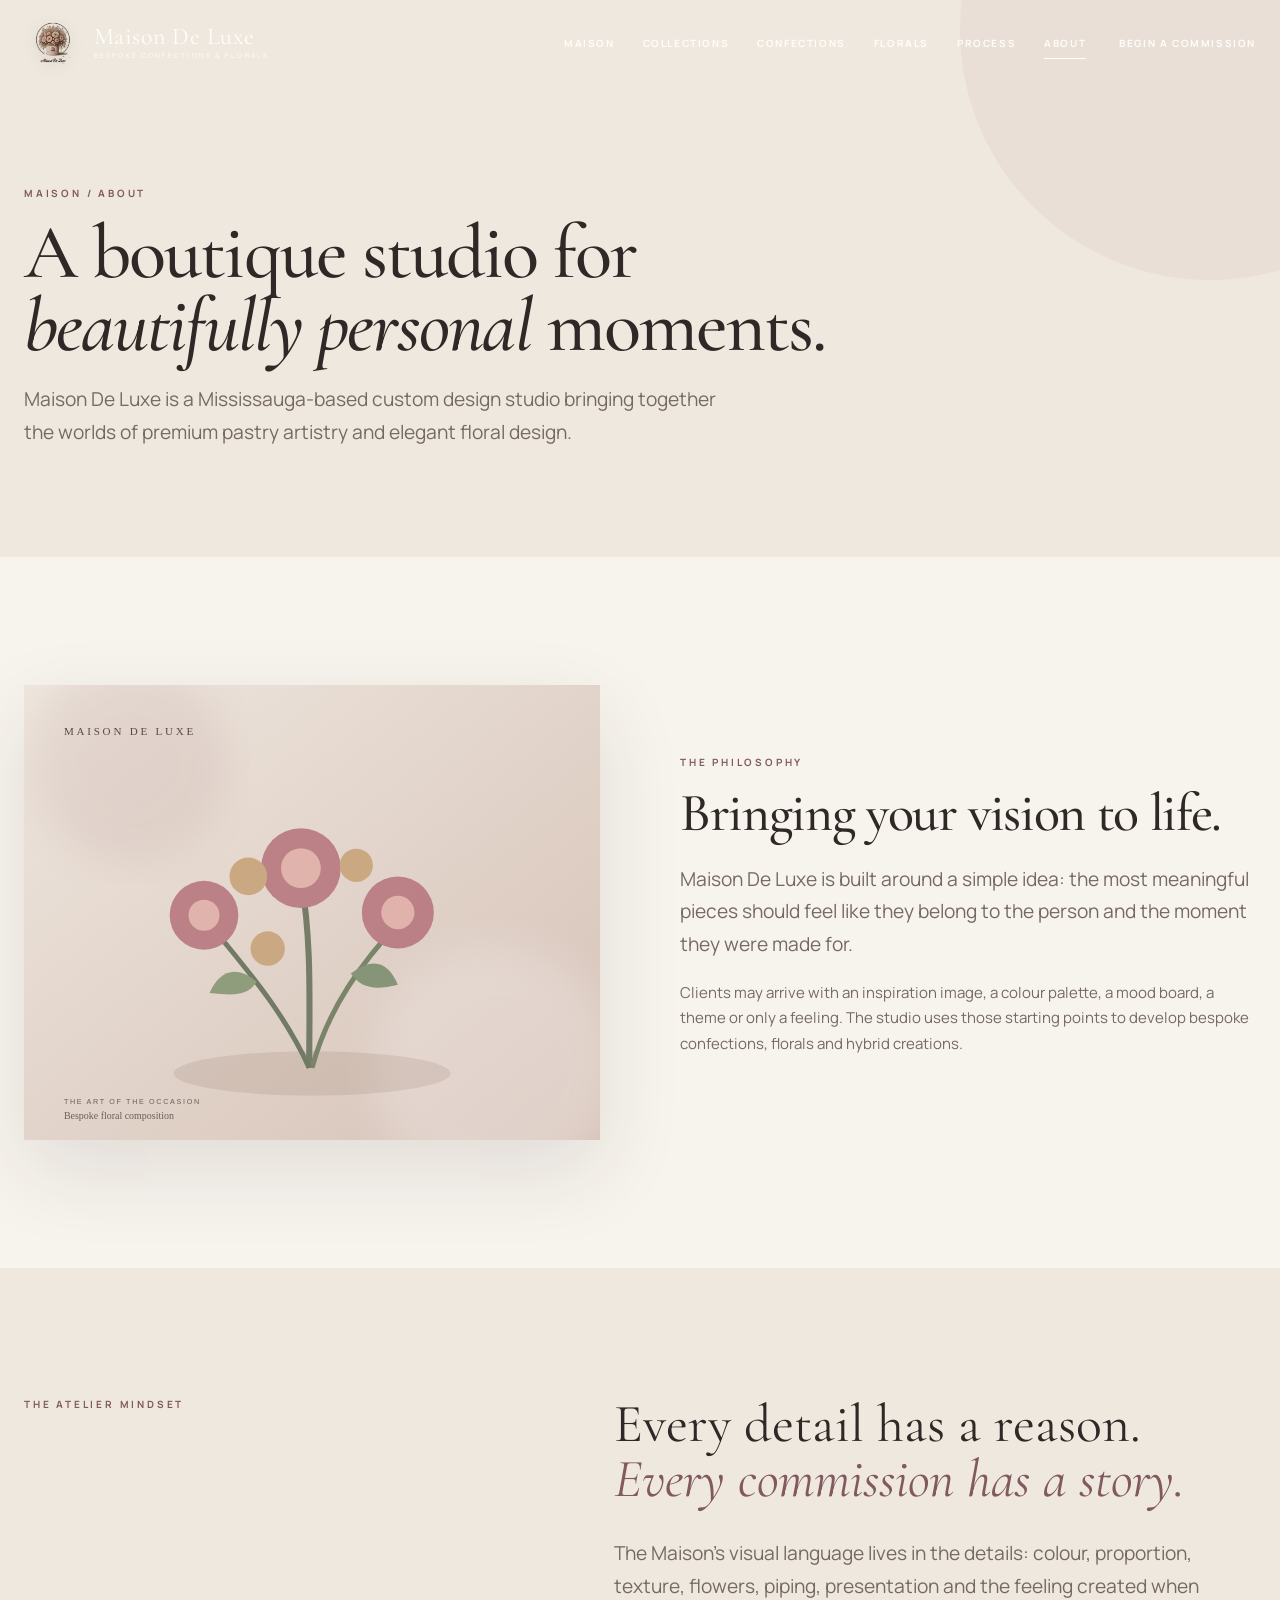
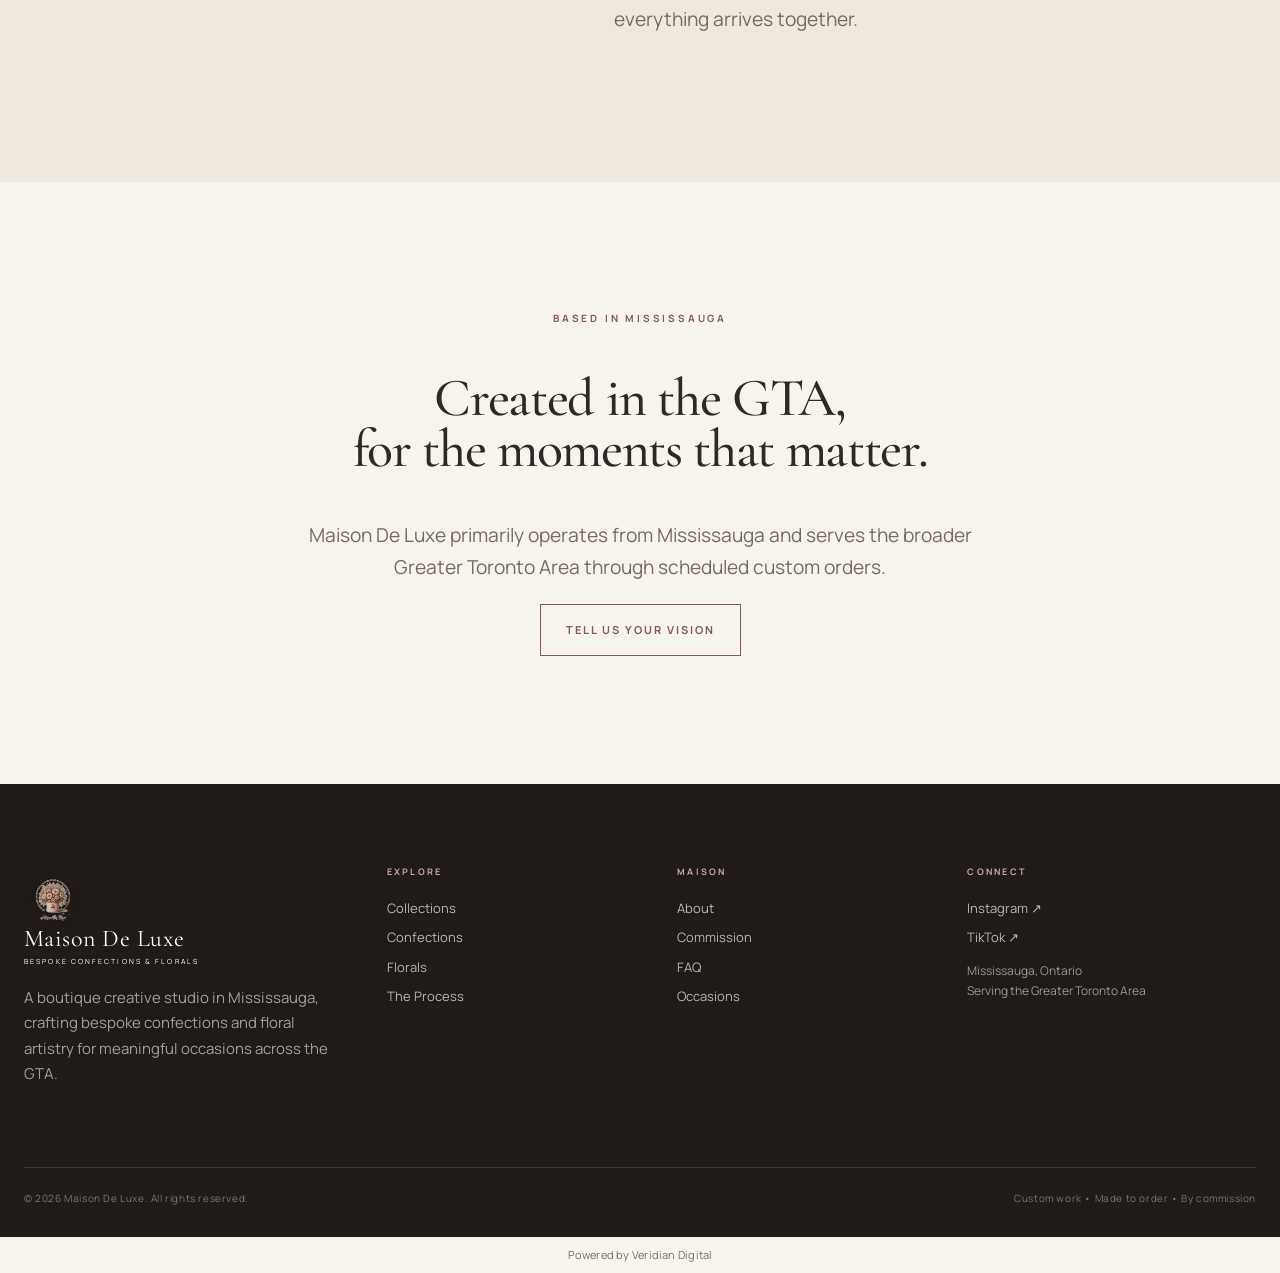
<file: about.html>
<!doctype html>
<html lang="en">
<head>
<meta charset="utf-8">
<meta name="viewport" content="width=device-width, initial-scale=1">
<title>About Maison De Luxe | Maison De Luxe</title>
<meta name="description" content="Meet Maison De Luxe, a Mississauga boutique studio combining bespoke pastry artistry and elegant floral design for celebrations across the GTA.">
<meta name="theme-color" content="#f7f3ed">
<meta property="og:title" content="About Maison De Luxe | Maison De Luxe">
<meta property="og:description" content="Meet Maison De Luxe, a Mississauga boutique studio combining bespoke pastry artistry and elegant floral design for celebrations across the GTA.">
<meta property="og:type" content="website">
<link rel="icon" href="images/brand/maison-de-luxe-logo.png">
<link rel="stylesheet" href="css/main.css">
<link rel="stylesheet" href="css/veridian.css">
</head>
<body>

<a class="skip" href="#main">Skip to content</a>
<header class="header">
  <div class="container header-inner">
    <a class="brand" href="index.html" aria-label="Maison De Luxe home">
      <img src="images/brand/maison-de-luxe-logo.png" alt="Maison De Luxe floral logo">
      <span class="brand-text">Maison De Luxe<small>Bespoke Confections &amp; Florals</small></span>
    </a>
    <nav class="nav" aria-label="Primary navigation">
      <a href="index.html">Maison</a>
      <a href="collections.html">Collections</a>
      <a href="confections.html">Confections</a>
      <a href="florals.html">Florals</a>
      <a href="process.html">Process</a>
      <a href="about.html">About</a>
      <a href="contact.html" class="nav-cta">Begin a Commission</a>
    </nav>
    <button class="menu-toggle" aria-label="Open menu" aria-expanded="false"><i></i></button>
  </div>
  <div class="mobile-panel">
    <a href="index.html">Maison</a>
    <a href="collections.html">Collections</a>
    <a href="confections.html">Confections</a>
    <a href="florals.html">Florals</a>
    <a href="process.html">Process</a>
    <a href="about.html">About</a>
    <a href="contact.html">Contact</a>
    <a class="btn btn-rose" href="contact.html"><span>Begin a Commission</span></a>
  </div>
</header>

<main id="main">
<section class="page-hero"><div class="container"><div class="eyebrow reveal">Maison / About</div><h1 class="display display-lg reveal reveal-delay-1">A boutique studio for<br><em>beautifully personal</em> moments.</h1><p class="lead reveal reveal-delay-2">Maison De Luxe is a Mississauga-based custom design studio bringing together the worlds of premium pastry artistry and elegant floral design.</p></div></section>
<section class="section"><div class="container story-grid"><div class="story-image reveal"><img src="images/placeholders/hero-atelier.svg" alt="Maison De Luxe studio-inspired editorial placeholder" loading="lazy" decoding="async"></div><div class="story-copy reveal reveal-delay-1"><div class="eyebrow">The philosophy</div><h2 class="display display-md">Bringing your vision to life.</h2><p class="lead">Maison De Luxe is built around a simple idea: the most meaningful pieces should feel like they belong to the person and the moment they were made for.</p><p class="muted">Clients may arrive with an inspiration image, a colour palette, a mood board, a theme or only a feeling. The studio uses those starting points to develop bespoke confections, florals and hybrid creations.</p></div></div></section>
<section class="section" style="background:var(--paper)"><div class="container intro-grid"><div class="eyebrow reveal">The atelier mindset</div><div class="reveal reveal-delay-1"><div class="intro-copy">Every detail has a reason.<br><em>Every commission has a story.</em></div><p class="lead" style="margin-top:30px">The Maison's visual language lives in the details: colour, proportion, texture, flowers, piping, presentation and the feeling created when everything arrives together.</p></div></div></section>
<section class="section center"><div class="narrow reveal"><div class="eyebrow">Based in Mississauga</div><h2 class="display display-md">Created in the GTA,<br>for the moments that matter.</h2><p class="lead" style="margin:20px auto">Maison De Luxe primarily operates from Mississauga and serves the broader Greater Toronto Area through scheduled custom orders.</p><a class="btn btn-rose" href="contact.html"><span>Tell Us Your Vision</span></a></div></section>
</main>

<footer class="footer">
  <div class="container">
    <div class="footer-grid">
      <div class="footer-brand">
        <a class="brand" href="index.html">
          <img src="images/brand/maison-de-luxe-logo.png" alt="">
          <span class="brand-text">Maison De Luxe<small>Bespoke Confections &amp; Florals</small></span>
        </a>
        <p class="muted" style="max-width:360px;color:rgba(255,255,255,.58)">A boutique creative studio in Mississauga, crafting bespoke confections and floral artistry for meaningful occasions across the GTA.</p>
      </div>
      <div><h4>Explore</h4><a href="collections.html">Collections</a><a href="confections.html">Confections</a><a href="florals.html">Florals</a><a href="process.html">The Process</a></div>
      <div><h4>Maison</h4><a href="about.html">About</a><a href="contact.html">Commission</a><a href="faq.html">FAQ</a><a href="index.html#occasions">Occasions</a></div>
      <div><h4>Connect</h4><a href="https://www.instagram.com/maisondeluxe.to/" target="_blank" rel="noopener">Instagram ↗</a><a href="https://www.tiktok.com/" target="_blank" rel="noopener">TikTok ↗</a><p style="color:rgba(255,255,255,.55);font-size:12px">Mississauga, Ontario<br>Serving the Greater Toronto Area</p></div>
    </div>
    <div class="footer-bottom"><span>© <span data-year></span> Maison De Luxe. All rights reserved.</span><span>Custom work • Made to order • By commission</span></div>
  </div>
</footer>

<div class="veridian-digital-credit">
  <a
    href="https://ca.linkedin.com/company/veridiandigital"
    target="_blank"
    rel="noopener noreferrer"
    aria-label="Powered by Veridian Digital"
  >
    Powered by Veridian Digital
  </a>
</div>

<script src="js/main.js" defer></script>
</body>
</html>
</file>
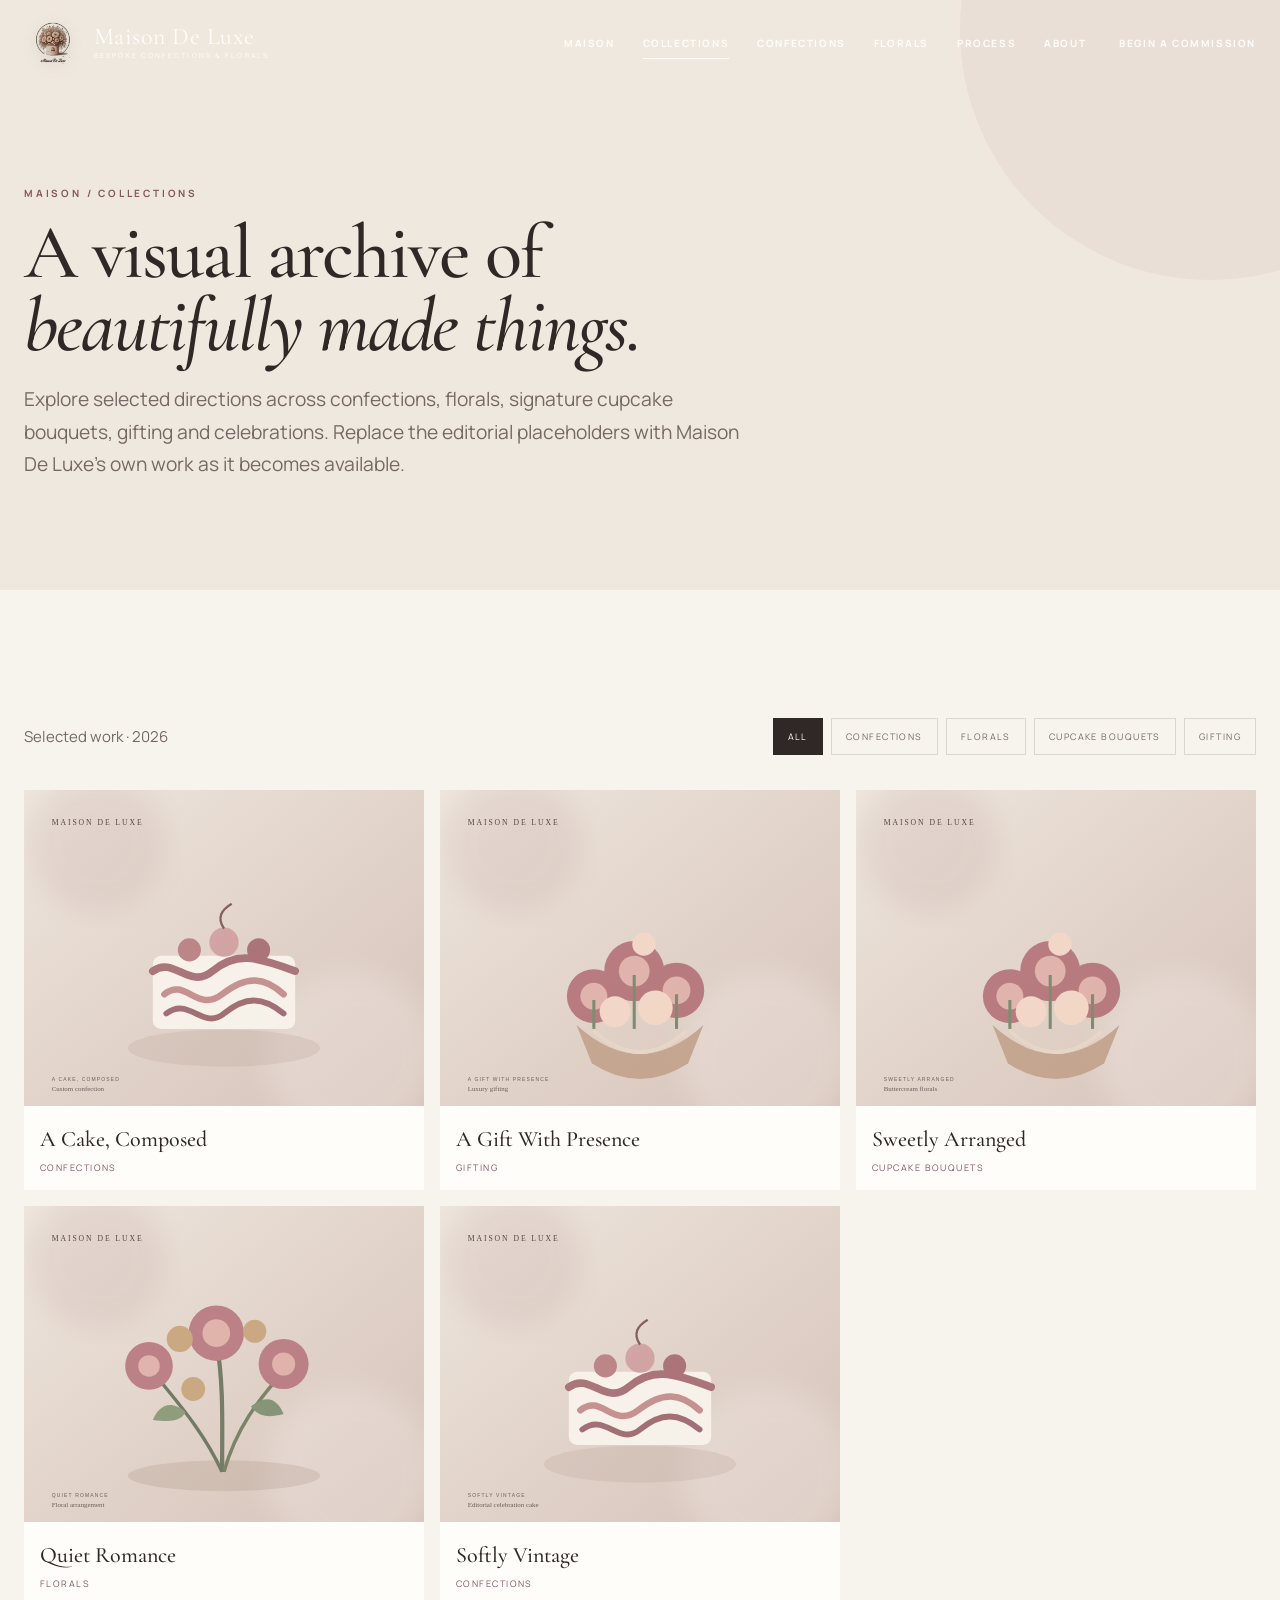
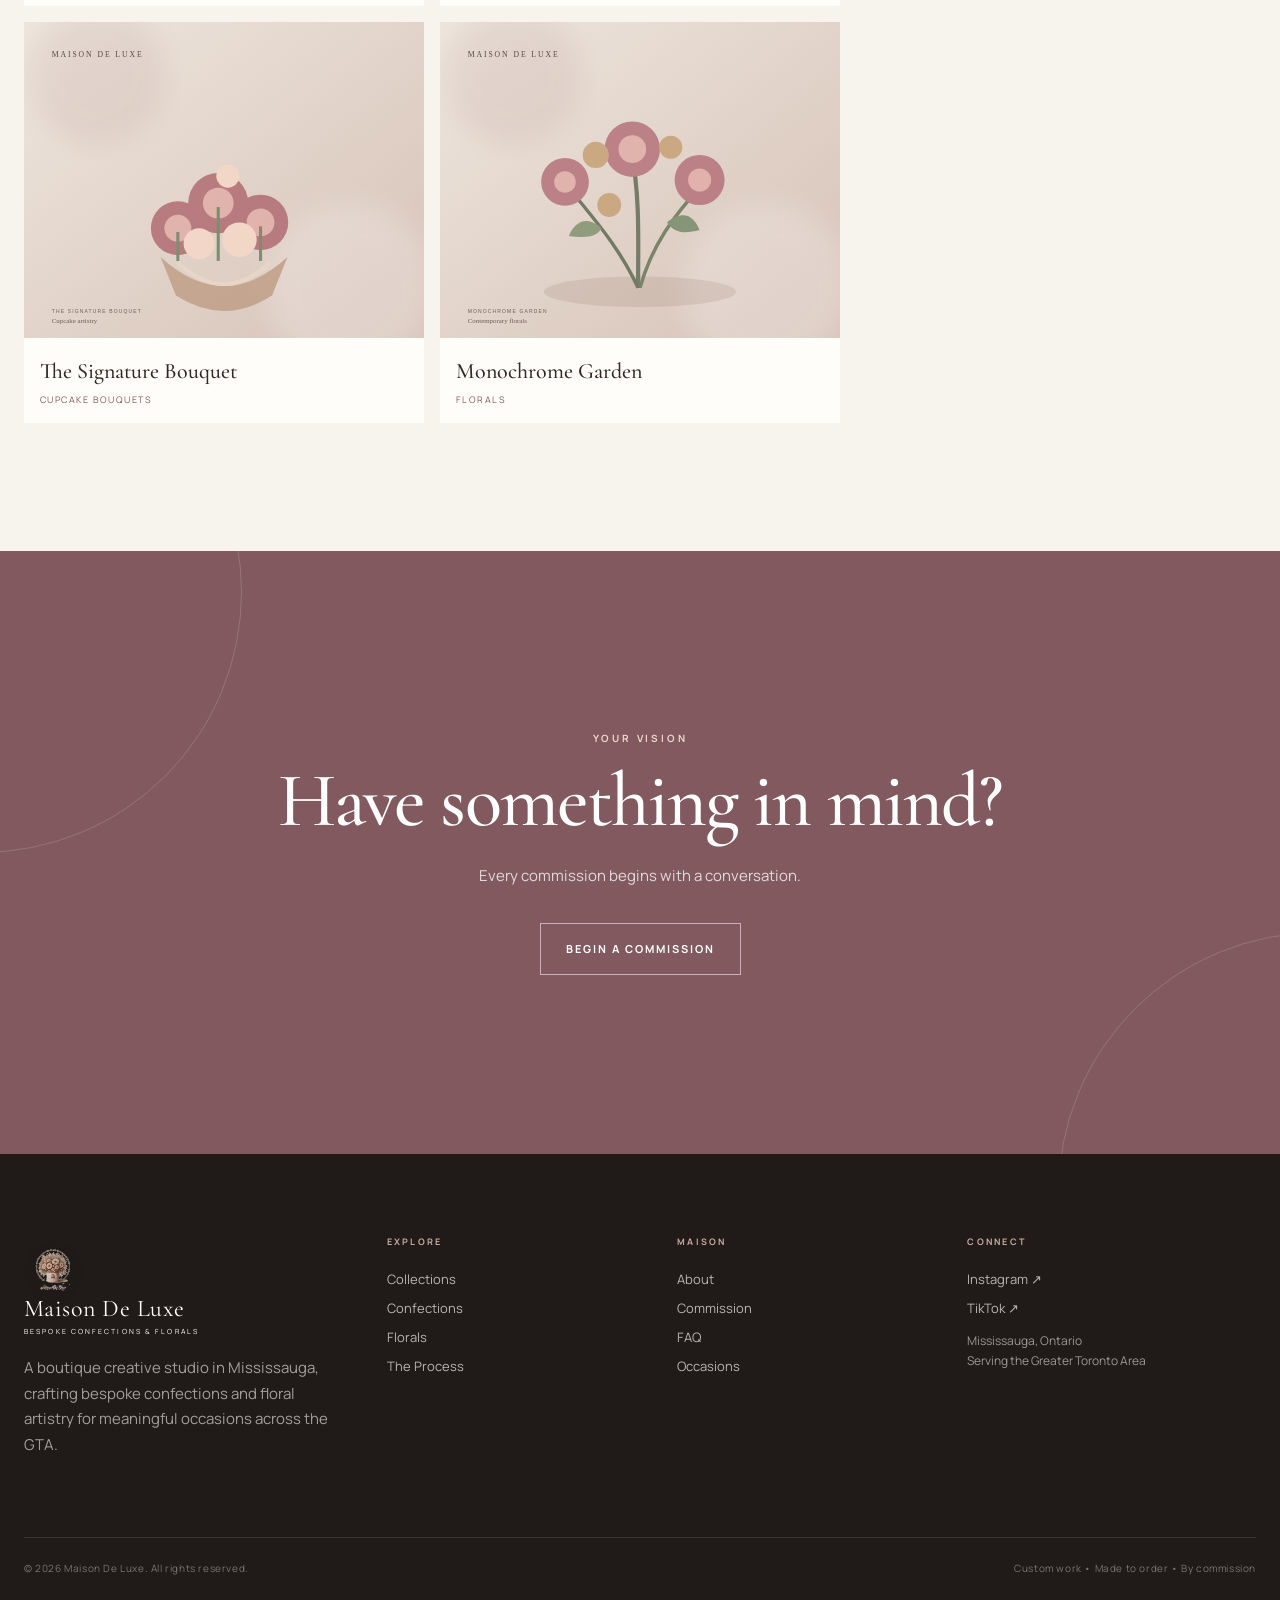
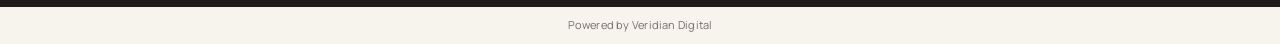
<file: collections.html>
<!doctype html>
<html lang="en">
<head>
<meta charset="utf-8">
<meta name="viewport" content="width=device-width, initial-scale=1">
<title>Collections | Maison De Luxe</title>
<meta name="description" content="Explore the Maison De Luxe visual archive: bespoke cakes, floral arrangements, cupcake bouquets and luxury gifting.">
<meta name="theme-color" content="#f7f3ed">
<meta property="og:title" content="Collections | Maison De Luxe">
<meta property="og:description" content="Explore the Maison De Luxe visual archive: bespoke cakes, floral arrangements, cupcake bouquets and luxury gifting.">
<meta property="og:type" content="website">
<link rel="icon" href="images/brand/maison-de-luxe-logo.png">
<link rel="stylesheet" href="css/main.css">
<link rel="stylesheet" href="css/veridian.css">
</head>
<body>

<a class="skip" href="#main">Skip to content</a>
<header class="header">
  <div class="container header-inner">
    <a class="brand" href="index.html" aria-label="Maison De Luxe home">
      <img src="images/brand/maison-de-luxe-logo.png" alt="Maison De Luxe floral logo">
      <span class="brand-text">Maison De Luxe<small>Bespoke Confections &amp; Florals</small></span>
    </a>
    <nav class="nav" aria-label="Primary navigation">
      <a href="index.html">Maison</a>
      <a href="collections.html">Collections</a>
      <a href="confections.html">Confections</a>
      <a href="florals.html">Florals</a>
      <a href="process.html">Process</a>
      <a href="about.html">About</a>
      <a href="contact.html" class="nav-cta">Begin a Commission</a>
    </nav>
    <button class="menu-toggle" aria-label="Open menu" aria-expanded="false"><i></i></button>
  </div>
  <div class="mobile-panel">
    <a href="index.html">Maison</a>
    <a href="collections.html">Collections</a>
    <a href="confections.html">Confections</a>
    <a href="florals.html">Florals</a>
    <a href="process.html">Process</a>
    <a href="about.html">About</a>
    <a href="contact.html">Contact</a>
    <a class="btn btn-rose" href="contact.html"><span>Begin a Commission</span></a>
  </div>
</header>

<main id="main">
<section class="page-hero"><div class="container"><div class="eyebrow reveal">Maison / Collections</div><h1 class="display display-lg reveal reveal-delay-1">A visual archive of<br><em>beautifully made things.</em></h1><p class="lead reveal reveal-delay-2">Explore selected directions across confections, florals, signature cupcake bouquets, gifting and celebrations. Replace the editorial placeholders with Maison De Luxe's own work as it becomes available.</p></div></section>
<section class="section"><div class="container">
  <div class="gallery-toolbar reveal"><span class="muted">Selected work · 2026</span><div class="filters" role="group" aria-label="Filter collections">
    <button class="filter active" data-filter="all">All</button><button class="filter" data-filter="confections">Confections</button><button class="filter" data-filter="florals">Florals</button><button class="filter" data-filter="bouquets">Cupcake Bouquets</button><button class="filter" data-filter="gifting">Gifting</button>
  </div></div>
  <div class="gallery">
    <article class="gallery-item reveal" data-category="confections"><img src="images/placeholders/confection-01.svg" alt="Custom confection placeholder" loading="lazy" decoding="async"><div class="gallery-meta"><strong>A Cake, Composed</strong><span>Confections</span></div></article>
    <article class="gallery-item reveal" data-category="florals"><img src="images/placeholders/floral-01.svg" alt="Floral arrangement placeholder" loading="lazy" decoding="async"><div class="gallery-meta"><strong>Quiet Romance</strong><span>Florals</span></div></article>
    <article class="gallery-item reveal" data-category="bouquets"><img src="images/placeholders/bouquet-01.svg" alt="Cupcake bouquet placeholder" loading="lazy" decoding="async"><div class="gallery-meta"><strong>The Signature Bouquet</strong><span>Cupcake Bouquets</span></div></article>
    <article class="gallery-item reveal" data-category="gifting"><img src="images/placeholders/occasion-gifting.svg" alt="Luxury gifting placeholder" loading="lazy" decoding="async"><div class="gallery-meta"><strong>A Gift With Presence</strong><span>Gifting</span></div></article>
    <article class="gallery-item reveal" data-category="confections"><img src="images/placeholders/confection-02.svg" alt="Vintage-style cake placeholder" loading="lazy" decoding="async"><div class="gallery-meta"><strong>Softly Vintage</strong><span>Confections</span></div></article>
    <article class="gallery-item reveal" data-category="florals"><img src="images/placeholders/floral-02.svg" alt="Monochrome floral placeholder" loading="lazy" decoding="async"><div class="gallery-meta"><strong>Monochrome Garden</strong><span>Florals</span></div></article>
    <article class="gallery-item reveal" data-category="bouquets"><img src="images/placeholders/bouquet-02.svg" alt="Buttercream bouquet placeholder" loading="lazy" decoding="async"><div class="gallery-meta"><strong>Sweetly Arranged</strong><span>Cupcake Bouquets</span></div></article>
  </div>
</div></section>
<section class="cta"><div class="container"><div class="eyebrow" style="color:#f0d5cd">Your vision</div><h2 class="display display-lg">Have something in mind?</h2><p>Every commission begins with a conversation.</p><a class="btn btn-light" href="contact.html"><span>Begin a Commission</span></a></div></section>
</main>

<footer class="footer">
  <div class="container">
    <div class="footer-grid">
      <div class="footer-brand">
        <a class="brand" href="index.html">
          <img src="images/brand/maison-de-luxe-logo.png" alt="">
          <span class="brand-text">Maison De Luxe<small>Bespoke Confections &amp; Florals</small></span>
        </a>
        <p class="muted" style="max-width:360px;color:rgba(255,255,255,.58)">A boutique creative studio in Mississauga, crafting bespoke confections and floral artistry for meaningful occasions across the GTA.</p>
      </div>
      <div><h4>Explore</h4><a href="collections.html">Collections</a><a href="confections.html">Confections</a><a href="florals.html">Florals</a><a href="process.html">The Process</a></div>
      <div><h4>Maison</h4><a href="about.html">About</a><a href="contact.html">Commission</a><a href="faq.html">FAQ</a><a href="index.html#occasions">Occasions</a></div>
      <div><h4>Connect</h4><a href="https://www.instagram.com/maisondeluxe.to/" target="_blank" rel="noopener">Instagram ↗</a><a href="https://www.tiktok.com/" target="_blank" rel="noopener">TikTok ↗</a><p style="color:rgba(255,255,255,.55);font-size:12px">Mississauga, Ontario<br>Serving the Greater Toronto Area</p></div>
    </div>
    <div class="footer-bottom"><span>© <span data-year></span> Maison De Luxe. All rights reserved.</span><span>Custom work • Made to order • By commission</span></div>
  </div>
</footer>

<div class="veridian-digital-credit">
  <a
    href="https://ca.linkedin.com/company/veridiandigital"
    target="_blank"
    rel="noopener noreferrer"
    aria-label="Powered by Veridian Digital"
  >
    Powered by Veridian Digital
  </a>
</div>

<script src="js/main.js" defer></script>
</body>
</html>
</file>
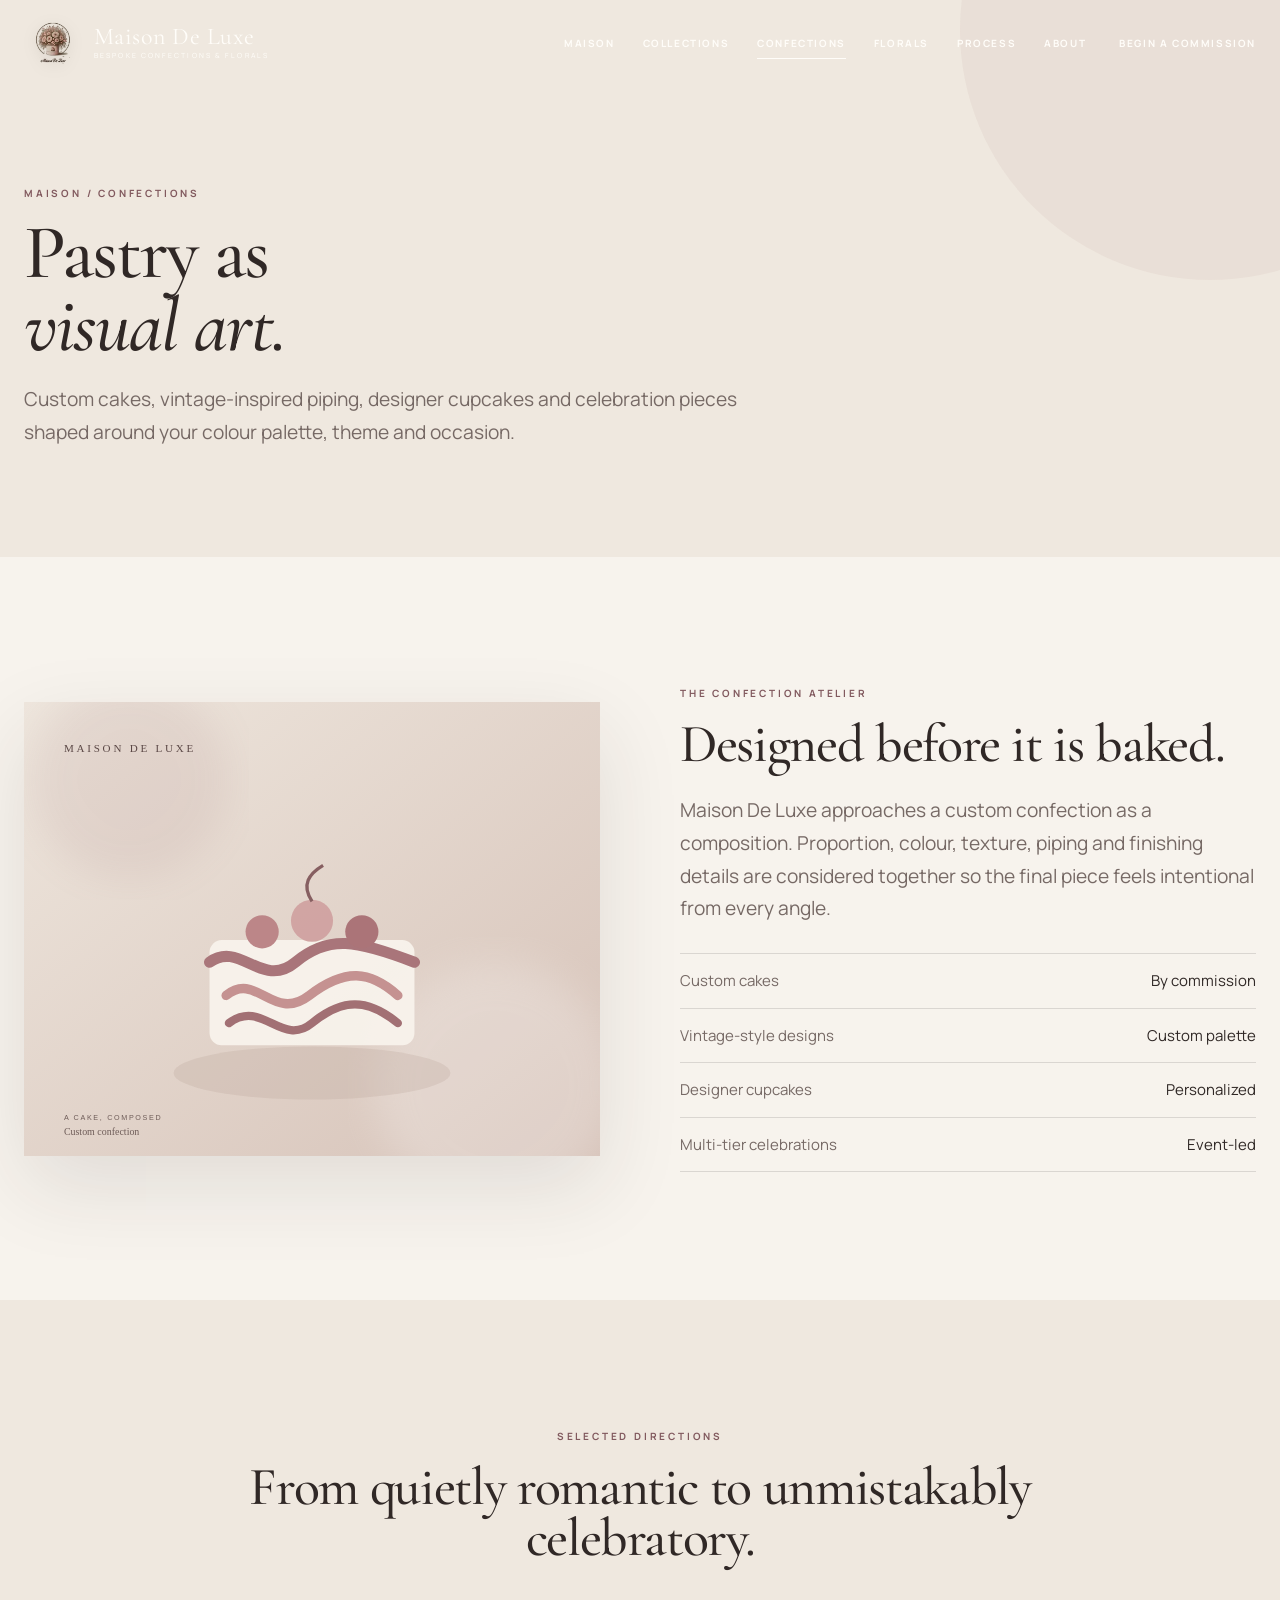
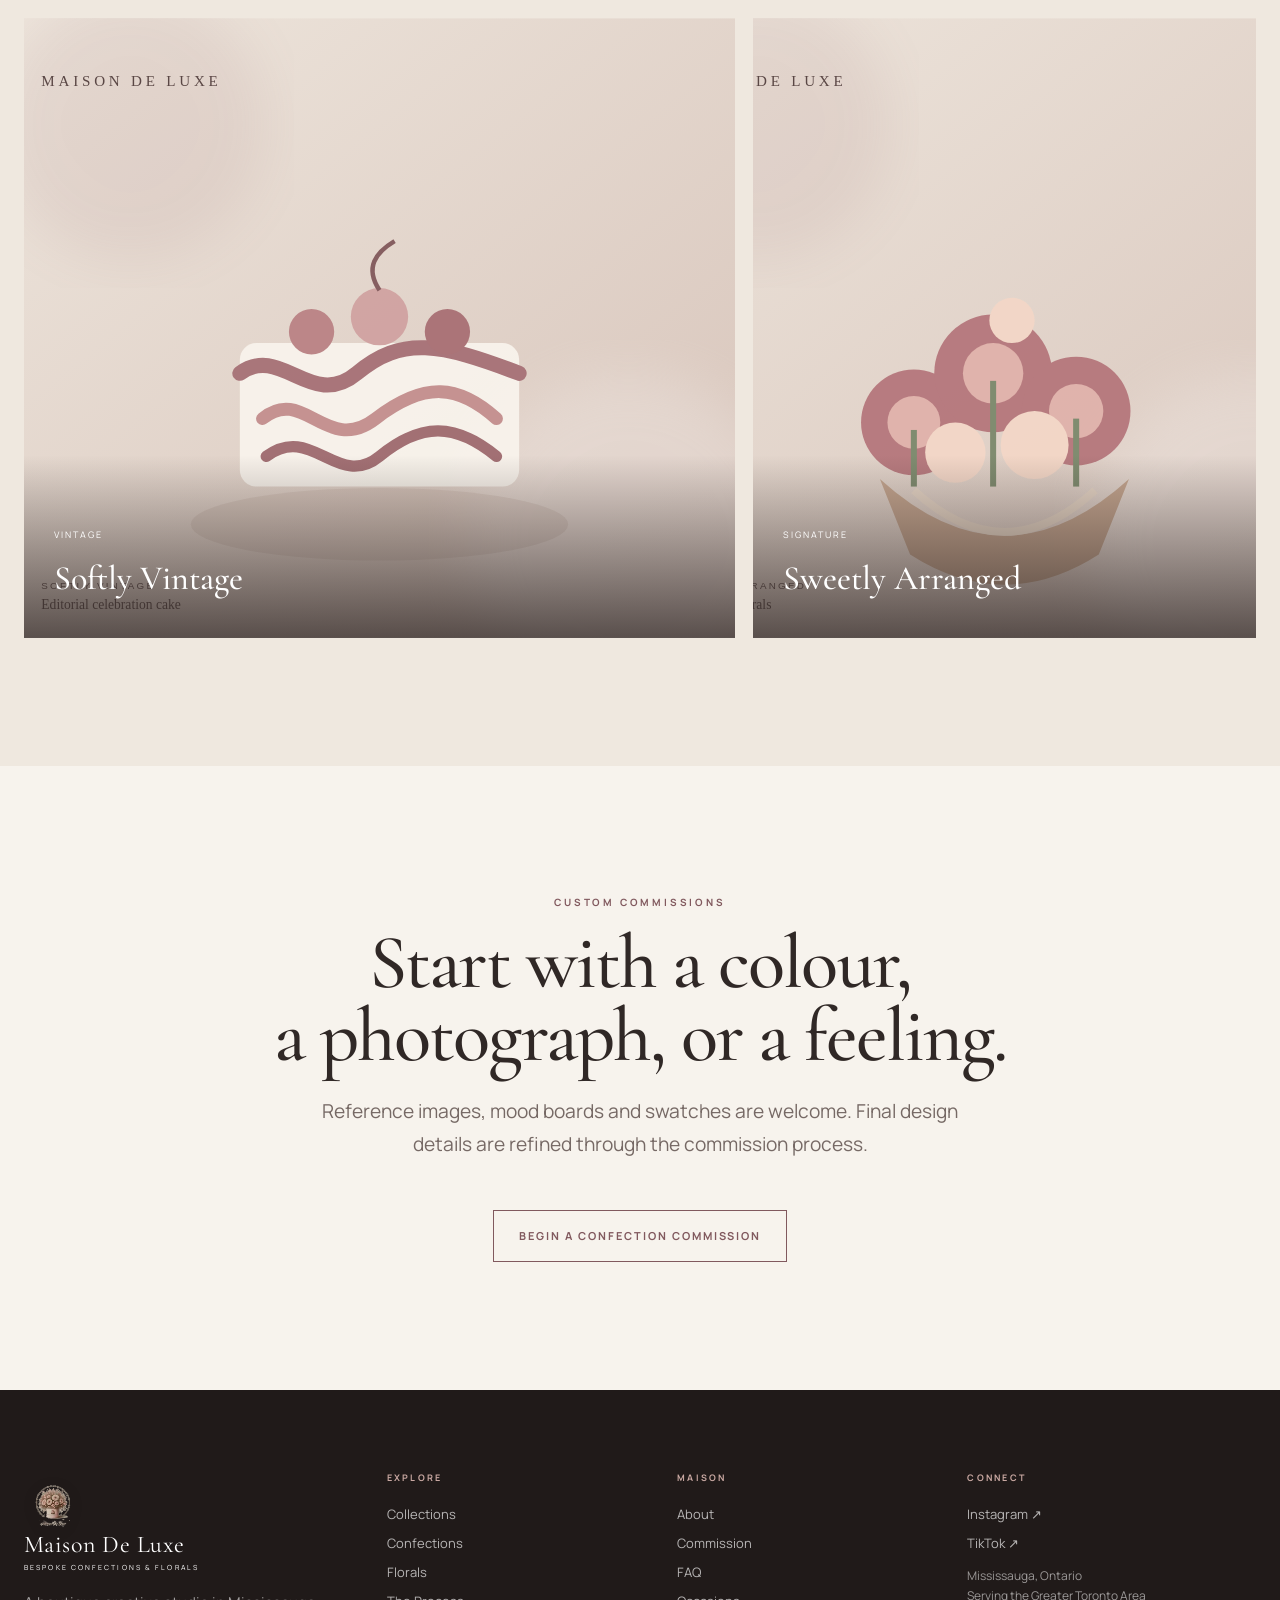
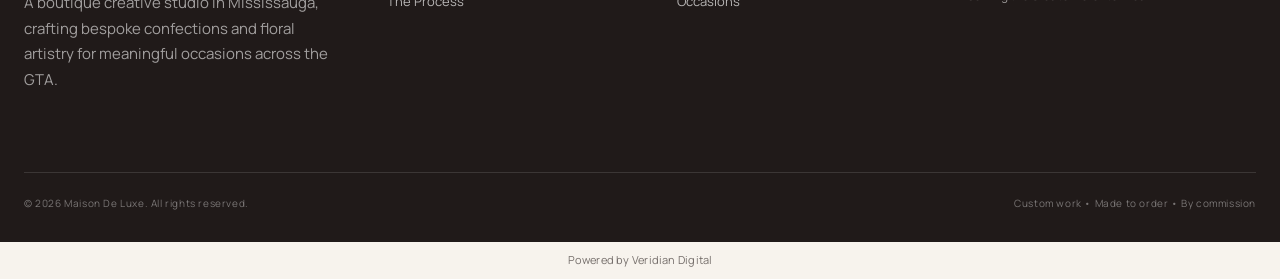
<file: confections.html>
<!doctype html>
<html lang="en">
<head>
<meta charset="utf-8">
<meta name="viewport" content="width=device-width, initial-scale=1">
<title>Custom Confections & Cakes | Maison De Luxe</title>
<meta name="description" content="Bespoke custom cakes, vintage-inspired confections, designer cupcakes and celebration pieces by Maison De Luxe in Mississauga.">
<meta name="theme-color" content="#f7f3ed">
<meta property="og:title" content="Custom Confections & Cakes | Maison De Luxe">
<meta property="og:description" content="Bespoke custom cakes, vintage-inspired confections, designer cupcakes and celebration pieces by Maison De Luxe in Mississauga.">
<meta property="og:type" content="website">
<link rel="icon" href="images/brand/maison-de-luxe-logo.png">
<link rel="stylesheet" href="css/main.css">
<link rel="stylesheet" href="css/veridian.css">
</head>
<body>

<a class="skip" href="#main">Skip to content</a>
<header class="header">
  <div class="container header-inner">
    <a class="brand" href="index.html" aria-label="Maison De Luxe home">
      <img src="images/brand/maison-de-luxe-logo.png" alt="Maison De Luxe floral logo">
      <span class="brand-text">Maison De Luxe<small>Bespoke Confections &amp; Florals</small></span>
    </a>
    <nav class="nav" aria-label="Primary navigation">
      <a href="index.html">Maison</a>
      <a href="collections.html">Collections</a>
      <a href="confections.html">Confections</a>
      <a href="florals.html">Florals</a>
      <a href="process.html">Process</a>
      <a href="about.html">About</a>
      <a href="contact.html" class="nav-cta">Begin a Commission</a>
    </nav>
    <button class="menu-toggle" aria-label="Open menu" aria-expanded="false"><i></i></button>
  </div>
  <div class="mobile-panel">
    <a href="index.html">Maison</a>
    <a href="collections.html">Collections</a>
    <a href="confections.html">Confections</a>
    <a href="florals.html">Florals</a>
    <a href="process.html">Process</a>
    <a href="about.html">About</a>
    <a href="contact.html">Contact</a>
    <a class="btn btn-rose" href="contact.html"><span>Begin a Commission</span></a>
  </div>
</header>

<main id="main">
<section class="page-hero"><div class="container"><div class="eyebrow reveal">Maison / Confections</div><h1 class="display display-lg reveal reveal-delay-1">Pastry as<br><em>visual art.</em></h1><p class="lead reveal reveal-delay-2">Custom cakes, vintage-inspired piping, designer cupcakes and celebration pieces shaped around your colour palette, theme and occasion.</p></div></section>
<section class="section"><div class="container story-grid"><div class="story-image reveal"><img src="images/placeholders/confection-01.svg" alt="Custom Maison De Luxe confection placeholder" loading="lazy" decoding="async"></div><div class="story-copy reveal reveal-delay-1"><div class="eyebrow">The confection atelier</div><h2 class="display display-md">Designed before it is baked.</h2><p class="lead">Maison De Luxe approaches a custom confection as a composition. Proportion, colour, texture, piping and finishing details are considered together so the final piece feels intentional from every angle.</p><ul class="info-list"><li><span>Custom cakes</span><span>By commission</span></li><li><span>Vintage-style designs</span><span>Custom palette</span></li><li><span>Designer cupcakes</span><span>Personalized</span></li><li><span>Multi-tier celebrations</span><span>Event-led</span></li></ul></div></div></section>
<section class="section" style="background:var(--paper)"><div class="container"><div class="center-intro reveal"><div class="eyebrow">Selected directions</div><h2 class="display display-md">From quietly romantic to unmistakably celebratory.</h2></div><div class="collection-grid"><div class="collection-item reveal"><img src="images/placeholders/confection-02.svg" alt="Vintage-style cake placeholder" loading="lazy" decoding="async"><div class="collection-overlay"><span>Vintage</span><h3>Softly Vintage</h3></div></div><div class="collection-item reveal reveal-delay-1"><img src="images/placeholders/bouquet-02.svg" alt="Designer cupcake bouquet placeholder" loading="lazy" decoding="async"><div class="collection-overlay"><span>Signature</span><h3>Sweetly Arranged</h3></div></div></div></div></section>
<section class="section"><div class="container center-intro reveal"><div class="eyebrow">Custom commissions</div><h2 class="display display-lg">Start with a colour,<br>a photograph, or a feeling.</h2><p class="lead" style="margin-inline:auto">Reference images, mood boards and swatches are welcome. Final design details are refined through the commission process.</p><a class="btn btn-rose" href="contact.html" style="margin-top:30px"><span>Begin a Confection Commission</span></a></div></section>
</main>

<footer class="footer">
  <div class="container">
    <div class="footer-grid">
      <div class="footer-brand">
        <a class="brand" href="index.html">
          <img src="images/brand/maison-de-luxe-logo.png" alt="">
          <span class="brand-text">Maison De Luxe<small>Bespoke Confections &amp; Florals</small></span>
        </a>
        <p class="muted" style="max-width:360px;color:rgba(255,255,255,.58)">A boutique creative studio in Mississauga, crafting bespoke confections and floral artistry for meaningful occasions across the GTA.</p>
      </div>
      <div><h4>Explore</h4><a href="collections.html">Collections</a><a href="confections.html">Confections</a><a href="florals.html">Florals</a><a href="process.html">The Process</a></div>
      <div><h4>Maison</h4><a href="about.html">About</a><a href="contact.html">Commission</a><a href="faq.html">FAQ</a><a href="index.html#occasions">Occasions</a></div>
      <div><h4>Connect</h4><a href="https://www.instagram.com/maisondeluxe.to/" target="_blank" rel="noopener">Instagram ↗</a><a href="https://www.tiktok.com/" target="_blank" rel="noopener">TikTok ↗</a><p style="color:rgba(255,255,255,.55);font-size:12px">Mississauga, Ontario<br>Serving the Greater Toronto Area</p></div>
    </div>
    <div class="footer-bottom"><span>© <span data-year></span> Maison De Luxe. All rights reserved.</span><span>Custom work • Made to order • By commission</span></div>
  </div>
</footer>

<div class="veridian-digital-credit">
  <a
    href="https://ca.linkedin.com/company/veridiandigital"
    target="_blank"
    rel="noopener noreferrer"
    aria-label="Powered by Veridian Digital"
  >
    Powered by Veridian Digital
  </a>
</div>

<script src="js/main.js" defer></script>
</body>
</html>
</file>
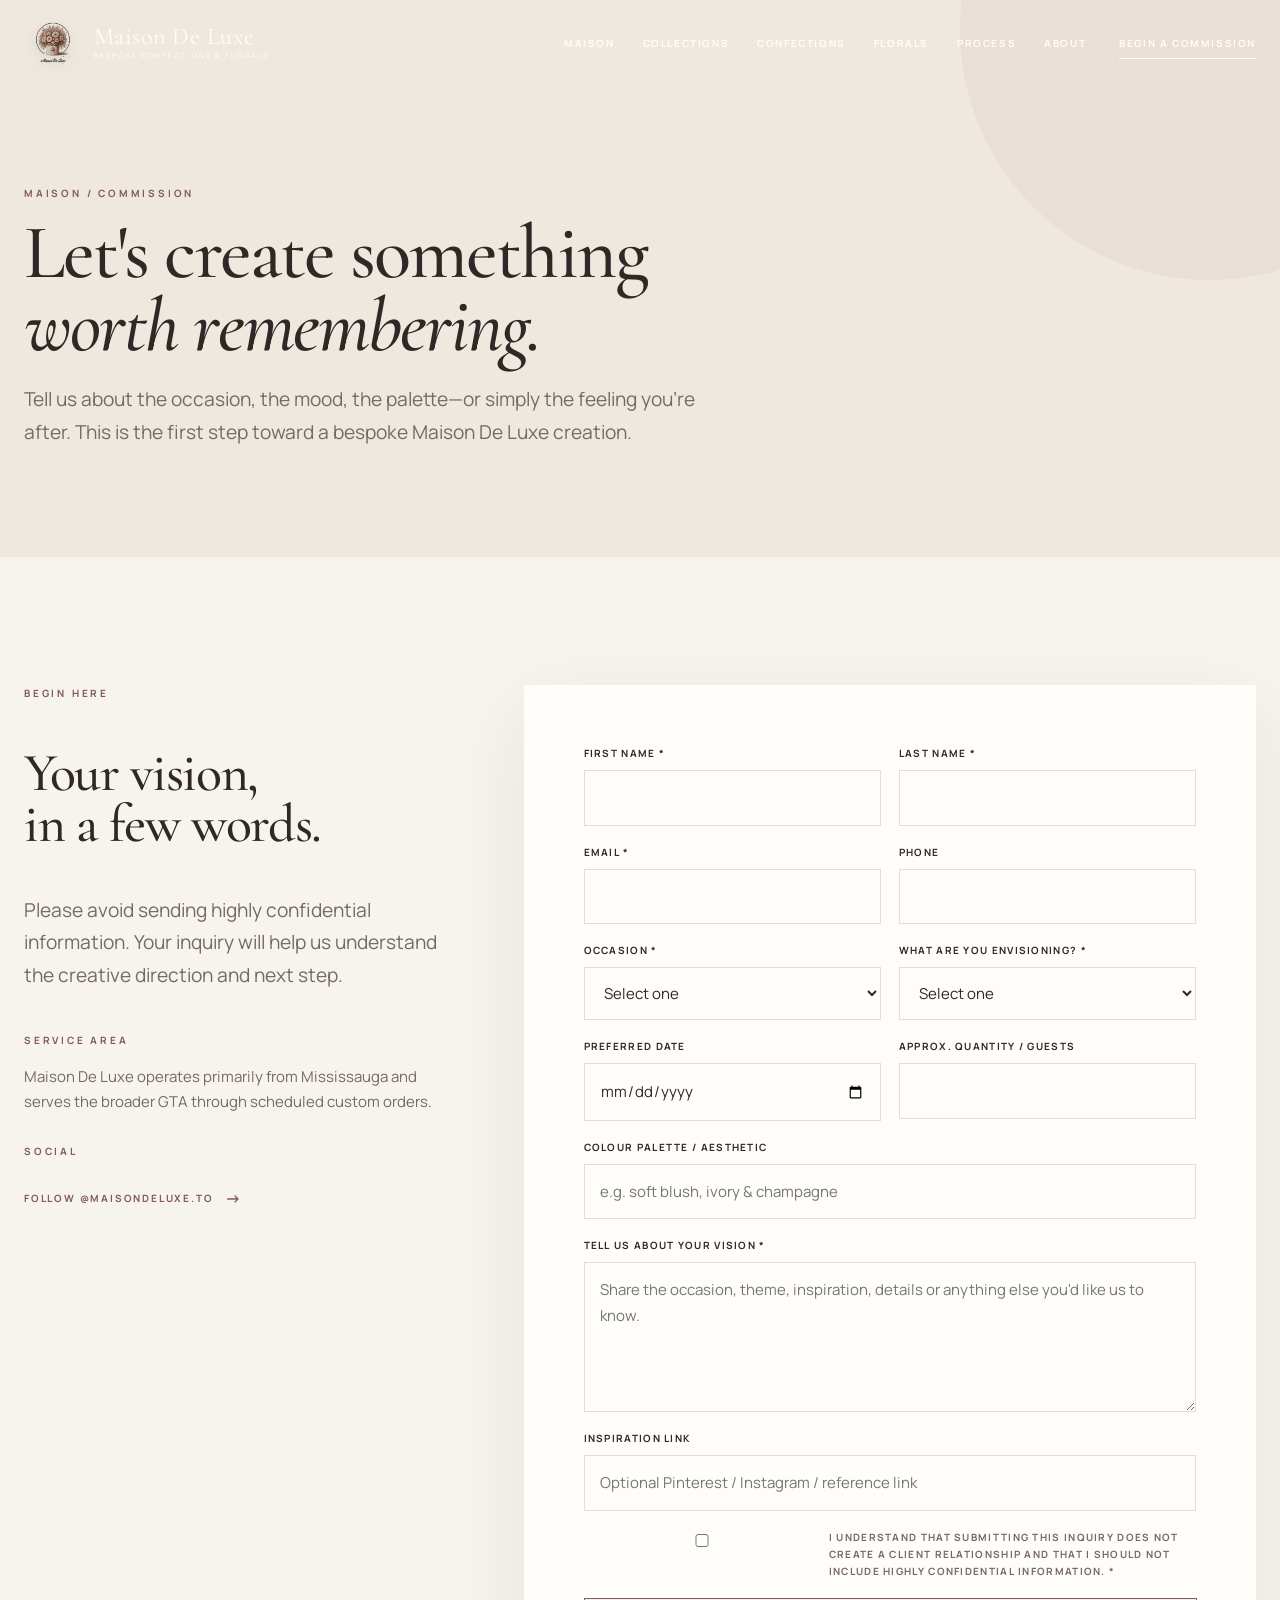
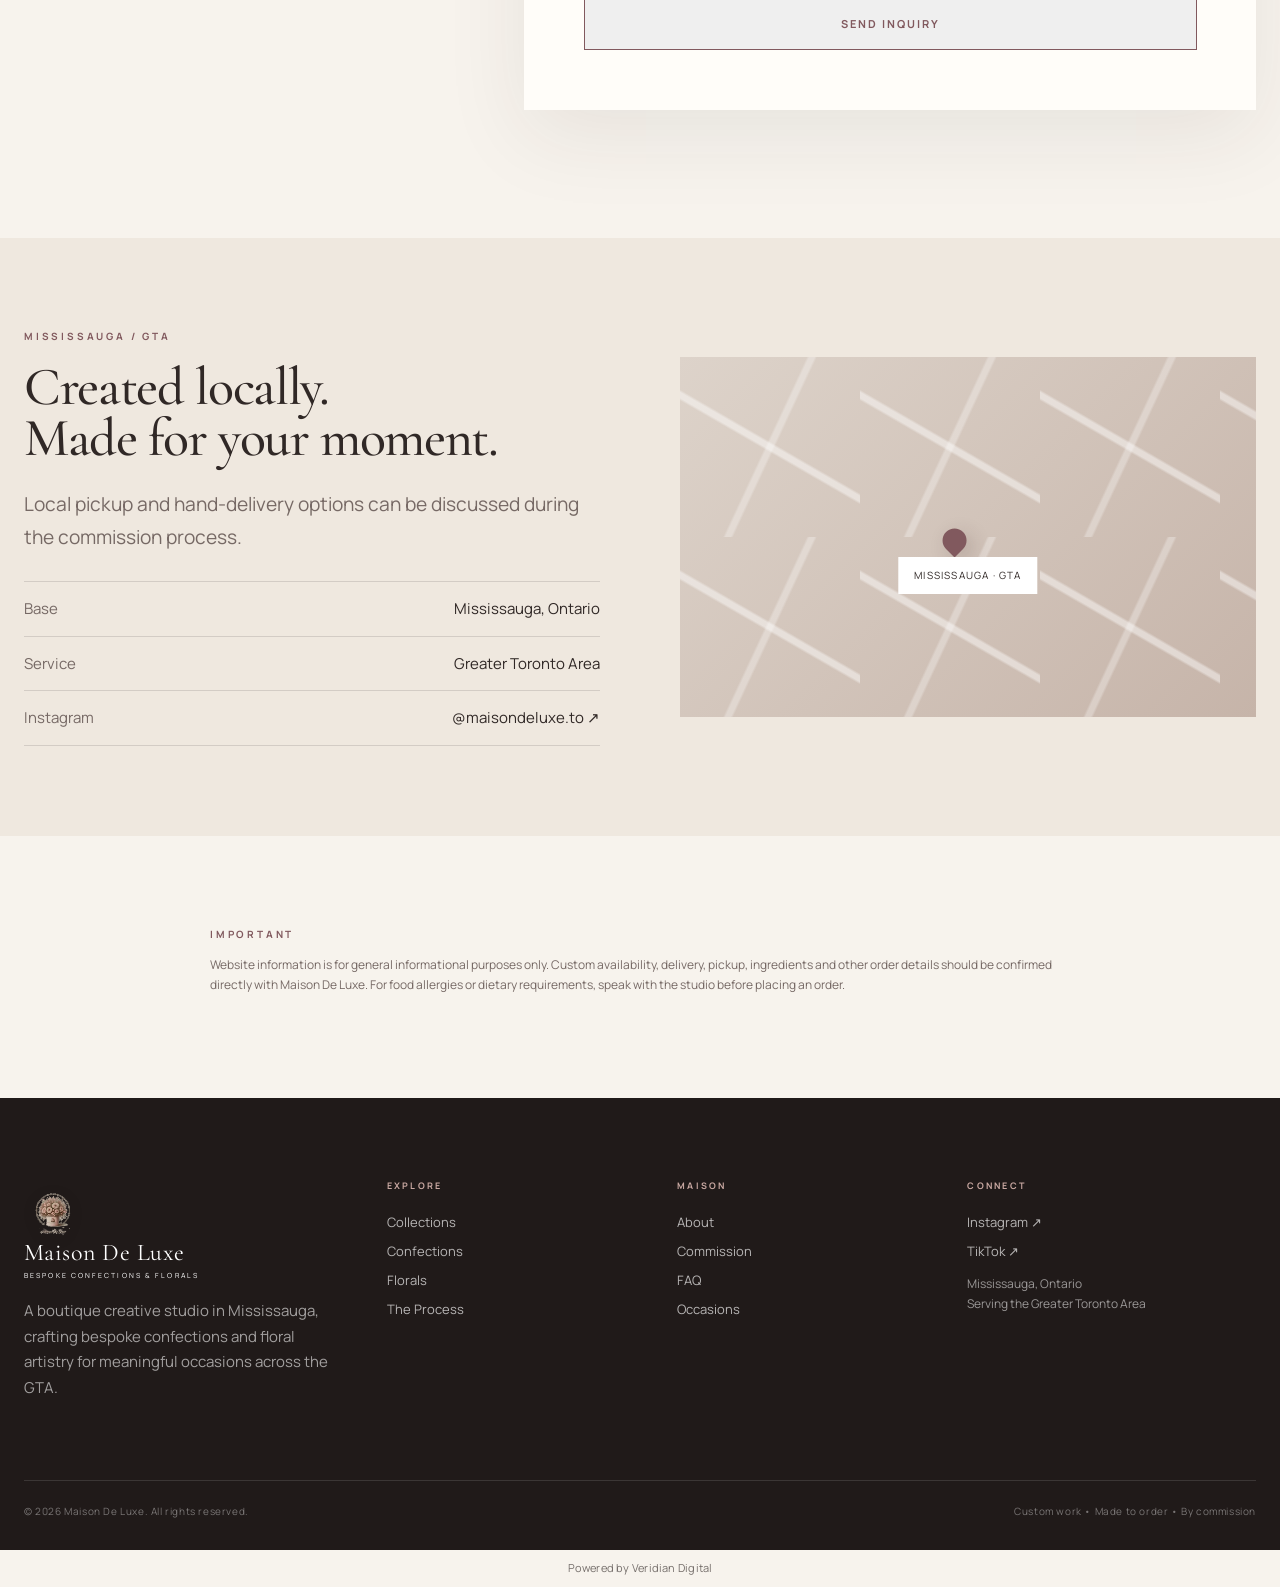
<file: contact.html>
<!doctype html>
<html lang="en">
<head>
<meta charset="utf-8">
<meta name="viewport" content="width=device-width, initial-scale=1">
<title>Begin a Commission | Maison De Luxe</title>
<meta name="description" content="Start a custom Maison De Luxe commission for bespoke cakes, florals, cupcake bouquets and celebration pieces in Mississauga and the GTA.">
<meta name="theme-color" content="#f7f3ed">
<meta property="og:title" content="Begin a Commission | Maison De Luxe">
<meta property="og:description" content="Start a custom Maison De Luxe commission for bespoke cakes, florals, cupcake bouquets and celebration pieces in Mississauga and the GTA.">
<meta property="og:type" content="website">
<link rel="icon" href="images/brand/maison-de-luxe-logo.png">
<link rel="stylesheet" href="css/main.css">
<link rel="stylesheet" href="css/veridian.css">
</head>
<body>

<a class="skip" href="#main">Skip to content</a>
<header class="header">
  <div class="container header-inner">
    <a class="brand" href="index.html" aria-label="Maison De Luxe home">
      <img src="images/brand/maison-de-luxe-logo.png" alt="Maison De Luxe floral logo">
      <span class="brand-text">Maison De Luxe<small>Bespoke Confections &amp; Florals</small></span>
    </a>
    <nav class="nav" aria-label="Primary navigation">
      <a href="index.html">Maison</a>
      <a href="collections.html">Collections</a>
      <a href="confections.html">Confections</a>
      <a href="florals.html">Florals</a>
      <a href="process.html">Process</a>
      <a href="about.html">About</a>
      <a href="contact.html" class="nav-cta">Begin a Commission</a>
    </nav>
    <button class="menu-toggle" aria-label="Open menu" aria-expanded="false"><i></i></button>
  </div>
  <div class="mobile-panel">
    <a href="index.html">Maison</a>
    <a href="collections.html">Collections</a>
    <a href="confections.html">Confections</a>
    <a href="florals.html">Florals</a>
    <a href="process.html">Process</a>
    <a href="about.html">About</a>
    <a href="contact.html">Contact</a>
    <a class="btn btn-rose" href="contact.html"><span>Begin a Commission</span></a>
  </div>
</header>

<main id="main">
<section class="page-hero"><div class="container"><div class="eyebrow reveal">Maison / Commission</div><h1 class="display display-lg reveal reveal-delay-1">Let's create something<br><em>worth remembering.</em></h1><p class="lead reveal reveal-delay-2">Tell us about the occasion, the mood, the palette—or simply the feeling you're after. This is the first step toward a bespoke Maison De Luxe creation.</p></div></section>
<section class="section"><div class="container form-wrap">
  <div class="reveal"><div class="eyebrow">Begin here</div><h2 class="display display-md">Your vision,<br>in a few words.</h2><p class="lead">Please avoid sending highly confidential information. Your inquiry will help us understand the creative direction and next step.</p>
  <div style="margin-top:40px"><div class="eyebrow">Service area</div><p class="muted">Maison De Luxe operates primarily from Mississauga and serves the broader GTA through scheduled custom orders.</p></div>
  <div style="margin-top:28px"><div class="eyebrow">Social</div><a class="text-link" href="https://www.instagram.com/maisondeluxe.to/" target="_blank" rel="noopener">Follow @maisondeluxe.to</a></div></div>
  <div class="form-card reveal reveal-delay-1">
    <form id="commission-form" novalidate>
      <div class="form-grid">
        <div class="field"><label for="first">First name *</label><input id="first" name="first_name" required autocomplete="given-name"></div>
        <div class="field"><label for="last">Last name *</label><input id="last" name="last_name" required autocomplete="family-name"></div>
        <div class="field"><label for="email">Email *</label><input id="email" name="email" type="email" required autocomplete="email"></div>
        <div class="field"><label for="phone">Phone</label><input id="phone" name="phone" type="tel" autocomplete="tel"></div>
        <div class="field"><label for="occasion">Occasion *</label><select id="occasion" name="occasion" required><option value="">Select one</option><option>Wedding</option><option>Birthday</option><option>Anniversary</option><option>Bridal Event</option><option>Baby Celebration</option><option>Corporate Gathering</option><option>Gifting</option><option>Other</option></select></div>
        <div class="field"><label for="creation">What are you envisioning? *</label><select id="creation" name="creation" required><option value="">Select one</option><option>Custom Confection / Cake</option><option>Floral Arrangement</option><option>Cupcake Bouquet</option><option>Coordinated Confection + Florals</option><option>Event / Centrepiece</option><option>I'm not sure yet</option></select></div>
        <div class="field"><label for="date">Preferred date</label><input id="date" name="preferred_date" type="date"></div>
        <div class="field"><label for="quantity">Approx. quantity / guests</label><input id="quantity" name="quantity"></div>
        <div class="field full"><label for="palette">Colour palette / aesthetic</label><input id="palette" name="palette" placeholder="e.g. soft blush, ivory & champagne"></div>
        <div class="field full"><label for="message">Tell us about your vision *</label><textarea id="message" name="message" required placeholder="Share the occasion, theme, inspiration, details or anything else you'd like us to know."></textarea></div>
        <div class="field full"><label for="inspiration">Inspiration link</label><input id="inspiration" name="inspiration_link" type="url" placeholder="Optional Pinterest / Instagram / reference link"></div>
        <div class="field full"><label class="checkbox"><input type="checkbox" required name="consent"><span>I understand that submitting this inquiry does not create a client relationship and that I should not include highly confidential information. *</span></label></div>
        <div class="field full"><button class="btn btn-rose" type="submit"><span>Send Inquiry</span></button><div class="form-status" role="status" aria-live="polite"></div></div>
      </div>
    </form>
  </div>
</div></section>
<section class="section-tight" style="background:var(--paper)"><div class="container"><div class="story-grid"><div class="story-copy reveal"><div class="eyebrow">Mississauga / GTA</div><h2 class="display display-md">Created locally.<br>Made for your moment.</h2><p class="lead">Local pickup and hand-delivery options can be discussed during the commission process.</p><ul class="info-list"><li><span>Base</span><span>Mississauga, Ontario</span></li><li><span>Service</span><span>Greater Toronto Area</span></li><li><span>Instagram</span><a href="https://www.instagram.com/maisondeluxe.to/" target="_blank" rel="noopener">@maisondeluxe.to ↗</a></li></ul></div><div class="map-placeholder reveal reveal-delay-1" aria-label="Stylized location placeholder for Mississauga, Ontario"><div class="map-pin"></div><div class="map-label">Mississauga · GTA</div></div></div></div></section>
<section class="section-tight"><div class="container narrow"><div class="eyebrow">Important</div><p class="muted" style="font-size:12px">Website information is for general informational purposes only. Custom availability, delivery, pickup, ingredients and other order details should be confirmed directly with Maison De Luxe. For food allergies or dietary requirements, speak with the studio before placing an order.</p></div></section>
</main>

<footer class="footer">
  <div class="container">
    <div class="footer-grid">
      <div class="footer-brand">
        <a class="brand" href="index.html">
          <img src="images/brand/maison-de-luxe-logo.png" alt="">
          <span class="brand-text">Maison De Luxe<small>Bespoke Confections &amp; Florals</small></span>
        </a>
        <p class="muted" style="max-width:360px;color:rgba(255,255,255,.58)">A boutique creative studio in Mississauga, crafting bespoke confections and floral artistry for meaningful occasions across the GTA.</p>
      </div>
      <div><h4>Explore</h4><a href="collections.html">Collections</a><a href="confections.html">Confections</a><a href="florals.html">Florals</a><a href="process.html">The Process</a></div>
      <div><h4>Maison</h4><a href="about.html">About</a><a href="contact.html">Commission</a><a href="faq.html">FAQ</a><a href="index.html#occasions">Occasions</a></div>
      <div><h4>Connect</h4><a href="https://www.instagram.com/maisondeluxe.to/" target="_blank" rel="noopener">Instagram ↗</a><a href="https://www.tiktok.com/" target="_blank" rel="noopener">TikTok ↗</a><p style="color:rgba(255,255,255,.55);font-size:12px">Mississauga, Ontario<br>Serving the Greater Toronto Area</p></div>
    </div>
    <div class="footer-bottom"><span>© <span data-year></span> Maison De Luxe. All rights reserved.</span><span>Custom work • Made to order • By commission</span></div>
  </div>
</footer>

<div class="veridian-digital-credit">
  <a
    href="https://ca.linkedin.com/company/veridiandigital"
    target="_blank"
    rel="noopener noreferrer"
    aria-label="Powered by Veridian Digital"
  >
    Powered by Veridian Digital
  </a>
</div>

<script src="js/main.js" defer></script>
</body>
</html>
</file>
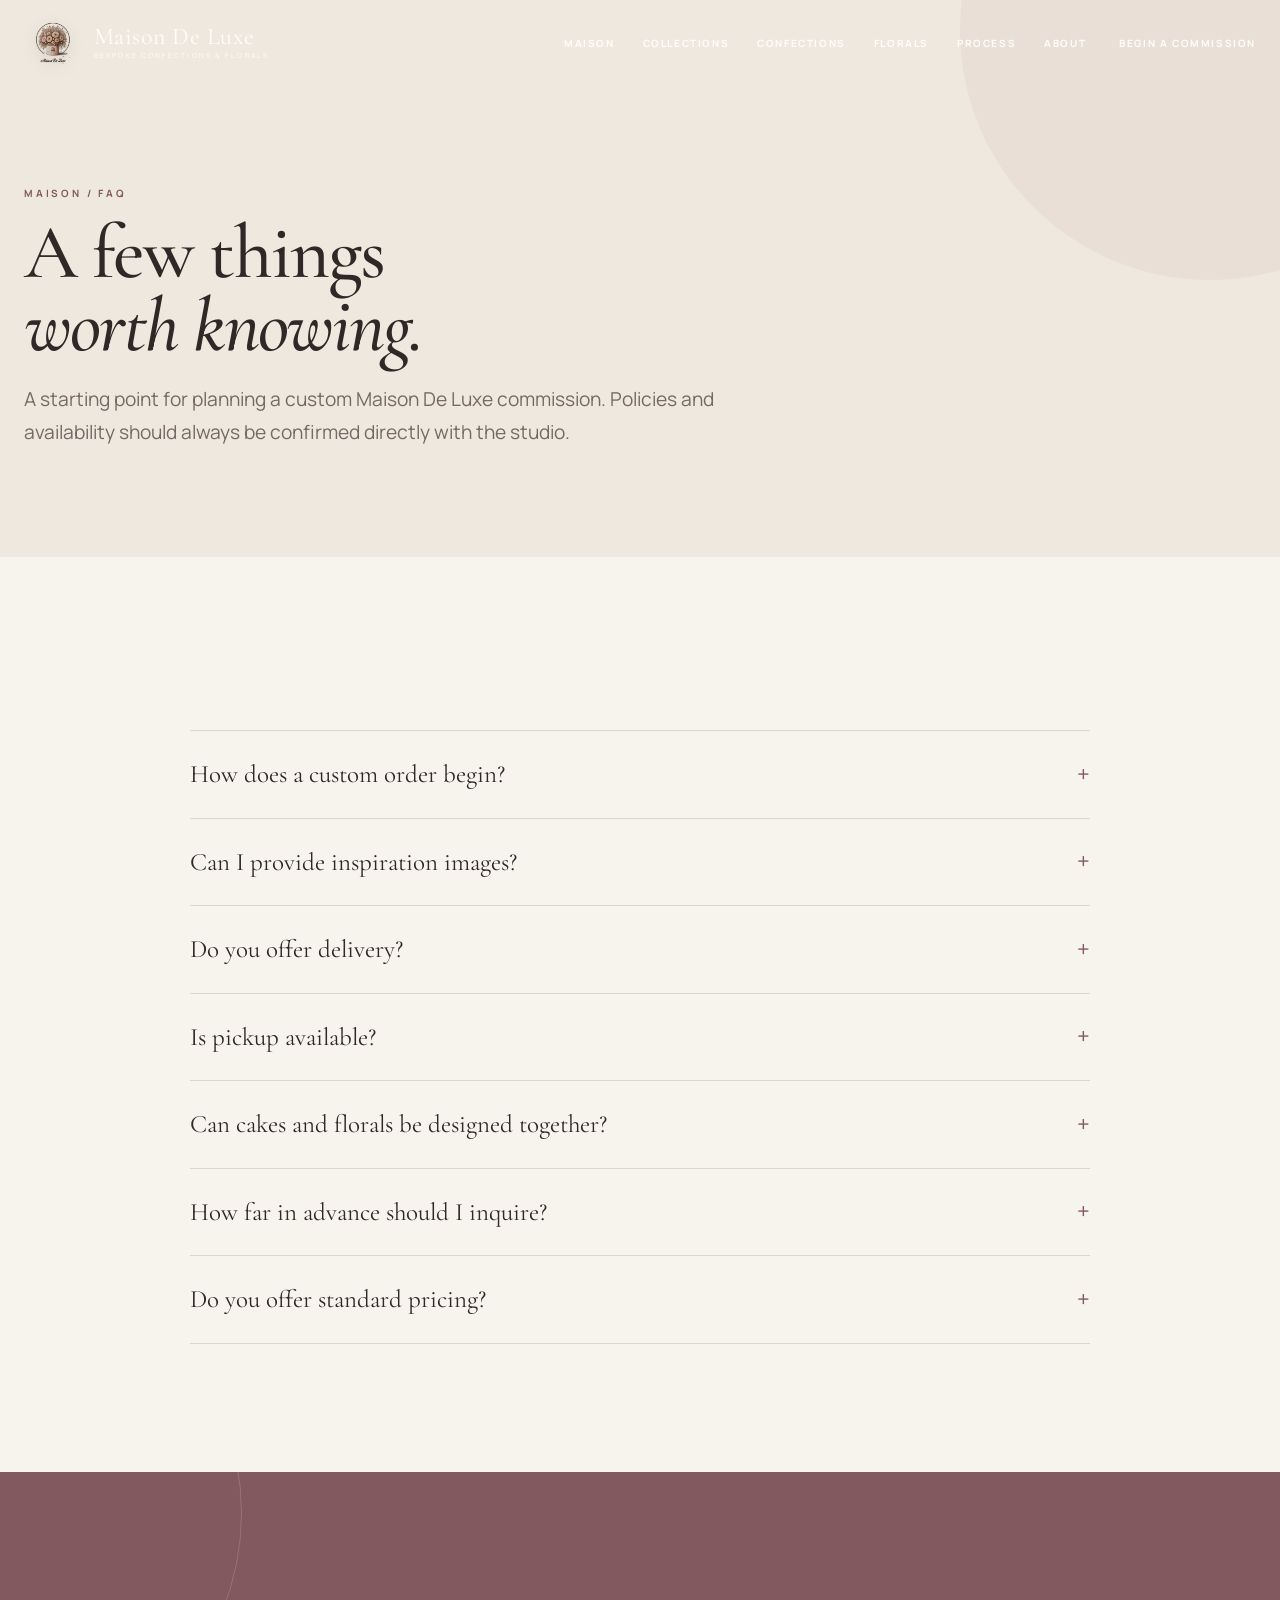
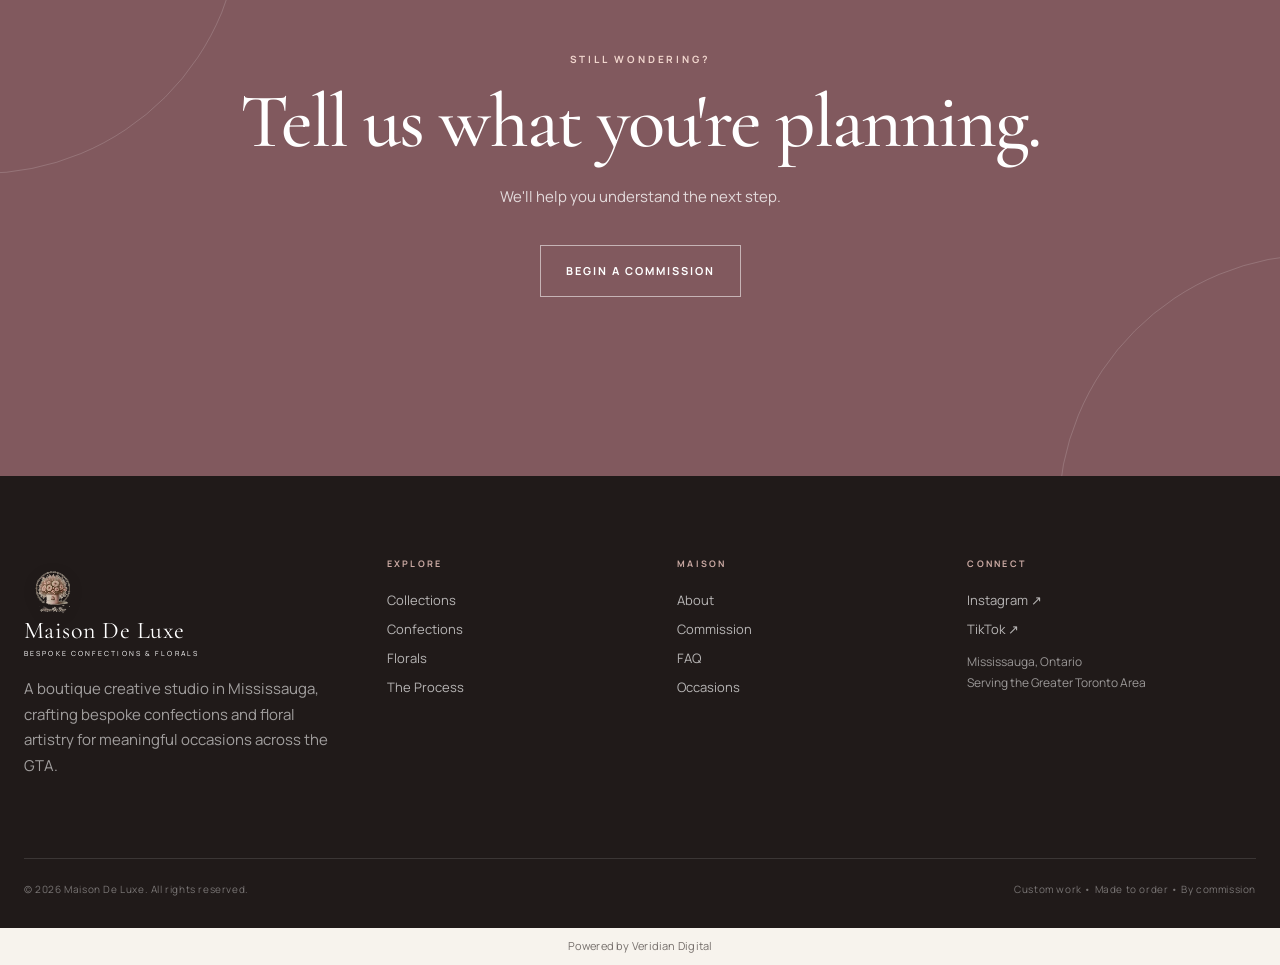
<file: faq.html>
<!doctype html>
<html lang="en">
<head>
<meta charset="utf-8">
<meta name="viewport" content="width=device-width, initial-scale=1">
<title>Frequently Asked Questions | Maison De Luxe</title>
<meta name="description" content="Frequently asked questions about Maison De Luxe custom cakes, floral arrangements, cupcake bouquets, delivery, pickup and commissions.">
<meta name="theme-color" content="#f7f3ed">
<meta property="og:title" content="Frequently Asked Questions | Maison De Luxe">
<meta property="og:description" content="Frequently asked questions about Maison De Luxe custom cakes, floral arrangements, cupcake bouquets, delivery, pickup and commissions.">
<meta property="og:type" content="website">
<link rel="icon" href="images/brand/maison-de-luxe-logo.png">
<link rel="stylesheet" href="css/main.css">
<link rel="stylesheet" href="css/veridian.css">
</head>
<body>

<a class="skip" href="#main">Skip to content</a>
<header class="header">
  <div class="container header-inner">
    <a class="brand" href="index.html" aria-label="Maison De Luxe home">
      <img src="images/brand/maison-de-luxe-logo.png" alt="Maison De Luxe floral logo">
      <span class="brand-text">Maison De Luxe<small>Bespoke Confections &amp; Florals</small></span>
    </a>
    <nav class="nav" aria-label="Primary navigation">
      <a href="index.html">Maison</a>
      <a href="collections.html">Collections</a>
      <a href="confections.html">Confections</a>
      <a href="florals.html">Florals</a>
      <a href="process.html">Process</a>
      <a href="about.html">About</a>
      <a href="contact.html" class="nav-cta">Begin a Commission</a>
    </nav>
    <button class="menu-toggle" aria-label="Open menu" aria-expanded="false"><i></i></button>
  </div>
  <div class="mobile-panel">
    <a href="index.html">Maison</a>
    <a href="collections.html">Collections</a>
    <a href="confections.html">Confections</a>
    <a href="florals.html">Florals</a>
    <a href="process.html">Process</a>
    <a href="about.html">About</a>
    <a href="contact.html">Contact</a>
    <a class="btn btn-rose" href="contact.html"><span>Begin a Commission</span></a>
  </div>
</header>

<main id="main">
<section class="page-hero"><div class="container"><div class="eyebrow reveal">Maison / FAQ</div><h1 class="display display-lg reveal reveal-delay-1">A few things<br><em>worth knowing.</em></h1><p class="lead reveal reveal-delay-2">A starting point for planning a custom Maison De Luxe commission. Policies and availability should always be confirmed directly with the studio.</p></div></section>
<section class="section"><div class="container"><div class="faq">
<article class="faq-item" data-faq><button class="faq-q" aria-expanded="false"><span>How does a custom order begin?</span><span>+</span></button><div class="faq-a"><div><p>Start by submitting a commission inquiry with your occasion, preferred date, creation type and any inspiration you have. The Maison can then review the direction and respond with next steps.</p></div></div></article>
<article class="faq-item" data-faq><button class="faq-q" aria-expanded="false"><span>Can I provide inspiration images?</span><span>+</span></button><div class="faq-a"><div><p>Yes. Reference images, mood boards and colour swatches are useful ways to communicate the aesthetic you're imagining.</p></div></div></article>
<article class="faq-item" data-faq><button class="faq-q" aria-expanded="false"><span>Do you offer delivery?</span><span>+</span></button><div class="faq-a"><div><p>Local hand-delivery options across the GTA may be available depending on the creation, date and location. Confirm availability and any applicable fees during the inquiry process.</p></div></div></article>
<article class="faq-item" data-faq><button class="faq-q" aria-expanded="false"><span>Is pickup available?</span><span>+</span></button><div class="faq-a"><div><p>Scheduled local pickup at the Mississauga workspace may be available. Exact pickup arrangements are confirmed with the studio.</p></div></div></article>
<article class="faq-item" data-faq><button class="faq-q" aria-expanded="false"><span>Can cakes and florals be designed together?</span><span>+</span></button><div class="faq-a"><div><p>Absolutely—that combination is central to the Maison De Luxe creative language. Share the overall palette and occasion and ask about a coordinated commission.</p></div></div></article>
<article class="faq-item" data-faq><button class="faq-q" aria-expanded="false"><span>How far in advance should I inquire?</span><span>+</span></button><div class="faq-a"><div><p>Availability depends on the date, scale and complexity of the commission. Earlier inquiries are recommended for weddings and larger events.</p></div></div></article>
<article class="faq-item" data-faq><button class="faq-q" aria-expanded="false"><span>Do you offer standard pricing?</span><span>+</span></button><div class="faq-a"><div><p>Custom work can vary significantly based on design, size, ingredients, flowers, presentation and logistics. Request a commission quote for your specific idea.</p></div></div></article>
</div></div></section>
<section class="cta"><div class="container"><div class="eyebrow" style="color:#f0d5cd">Still wondering?</div><h2 class="display display-lg">Tell us what you're planning.</h2><p>We'll help you understand the next step.</p><a class="btn btn-light" href="contact.html"><span>Begin a Commission</span></a></div></section>
</main>

<footer class="footer">
  <div class="container">
    <div class="footer-grid">
      <div class="footer-brand">
        <a class="brand" href="index.html">
          <img src="images/brand/maison-de-luxe-logo.png" alt="">
          <span class="brand-text">Maison De Luxe<small>Bespoke Confections &amp; Florals</small></span>
        </a>
        <p class="muted" style="max-width:360px;color:rgba(255,255,255,.58)">A boutique creative studio in Mississauga, crafting bespoke confections and floral artistry for meaningful occasions across the GTA.</p>
      </div>
      <div><h4>Explore</h4><a href="collections.html">Collections</a><a href="confections.html">Confections</a><a href="florals.html">Florals</a><a href="process.html">The Process</a></div>
      <div><h4>Maison</h4><a href="about.html">About</a><a href="contact.html">Commission</a><a href="faq.html">FAQ</a><a href="index.html#occasions">Occasions</a></div>
      <div><h4>Connect</h4><a href="https://www.instagram.com/maisondeluxe.to/" target="_blank" rel="noopener">Instagram ↗</a><a href="https://www.tiktok.com/" target="_blank" rel="noopener">TikTok ↗</a><p style="color:rgba(255,255,255,.55);font-size:12px">Mississauga, Ontario<br>Serving the Greater Toronto Area</p></div>
    </div>
    <div class="footer-bottom"><span>© <span data-year></span> Maison De Luxe. All rights reserved.</span><span>Custom work • Made to order • By commission</span></div>
  </div>
</footer>

<div class="veridian-digital-credit">
  <a
    href="https://ca.linkedin.com/company/veridiandigital"
    target="_blank"
    rel="noopener noreferrer"
    aria-label="Powered by Veridian Digital"
  >
    Powered by Veridian Digital
  </a>
</div>

<script src="js/main.js" defer></script>
</body>
</html>
</file>
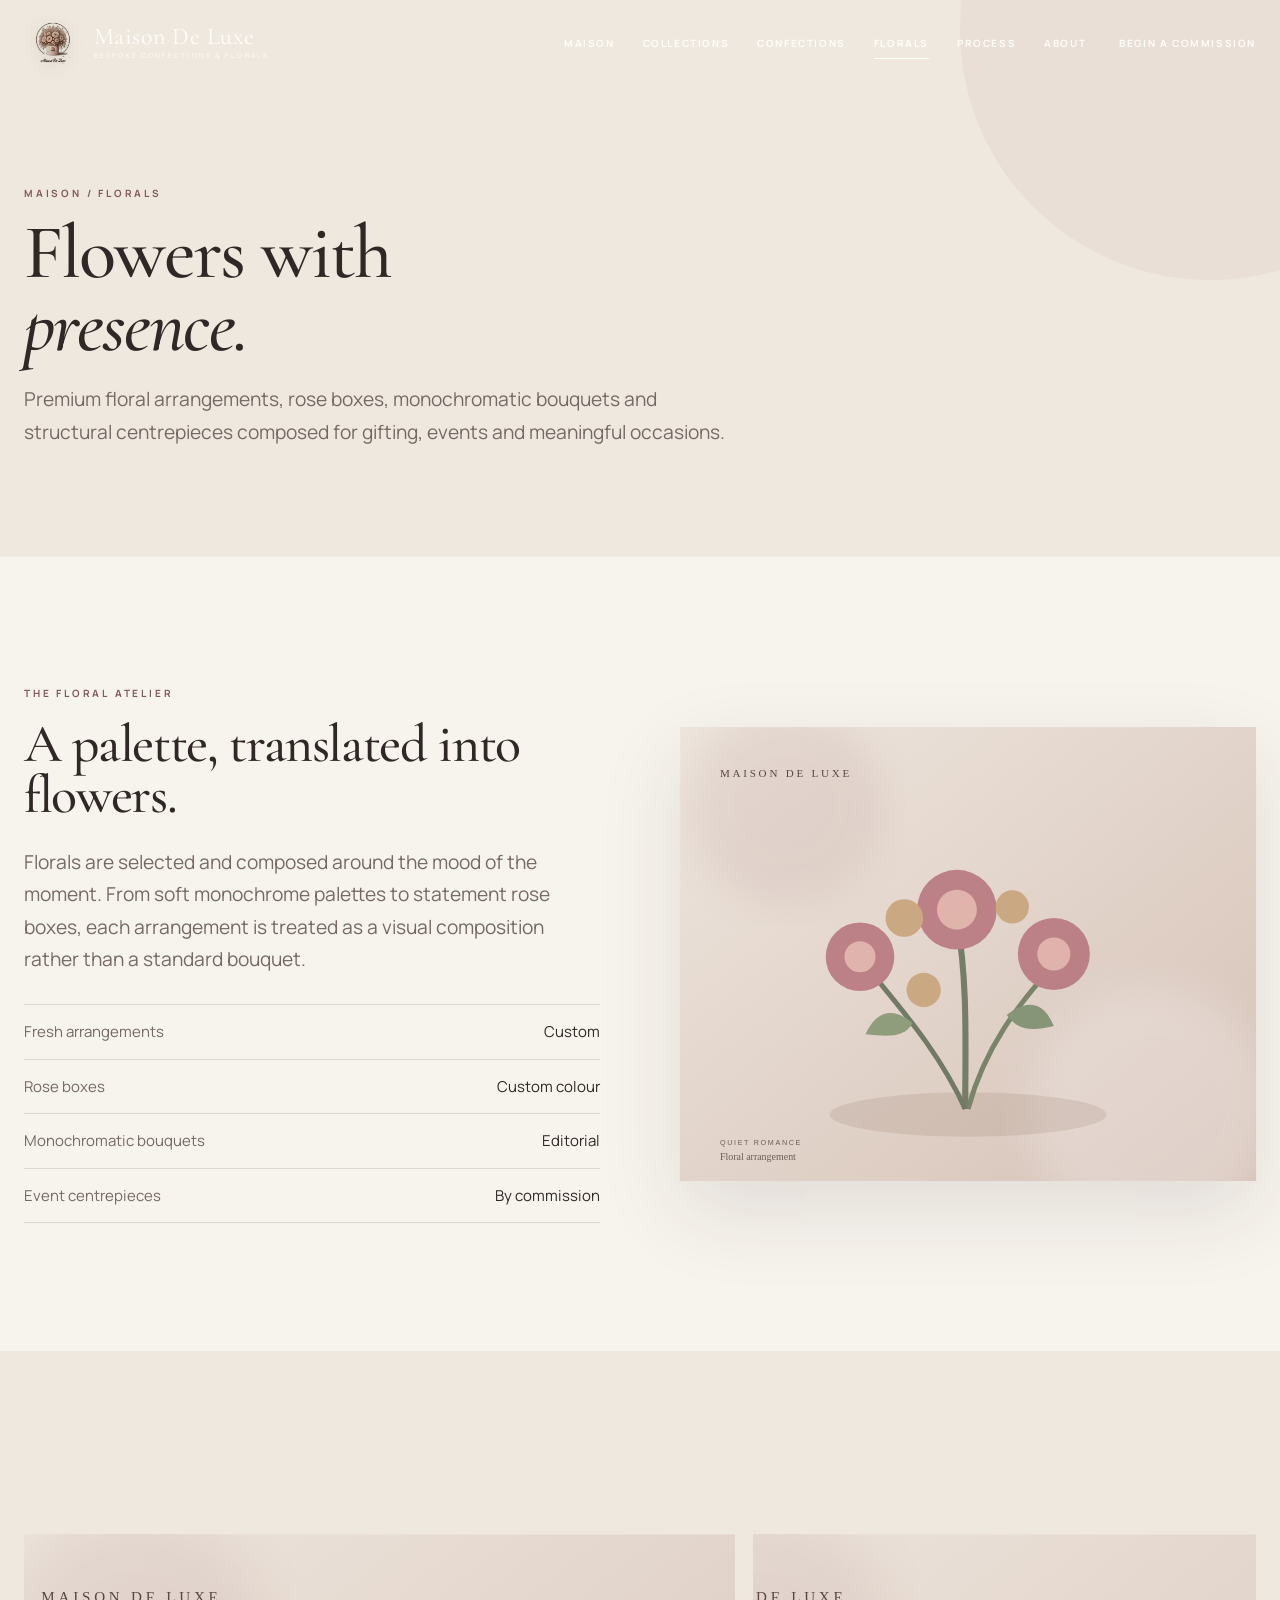
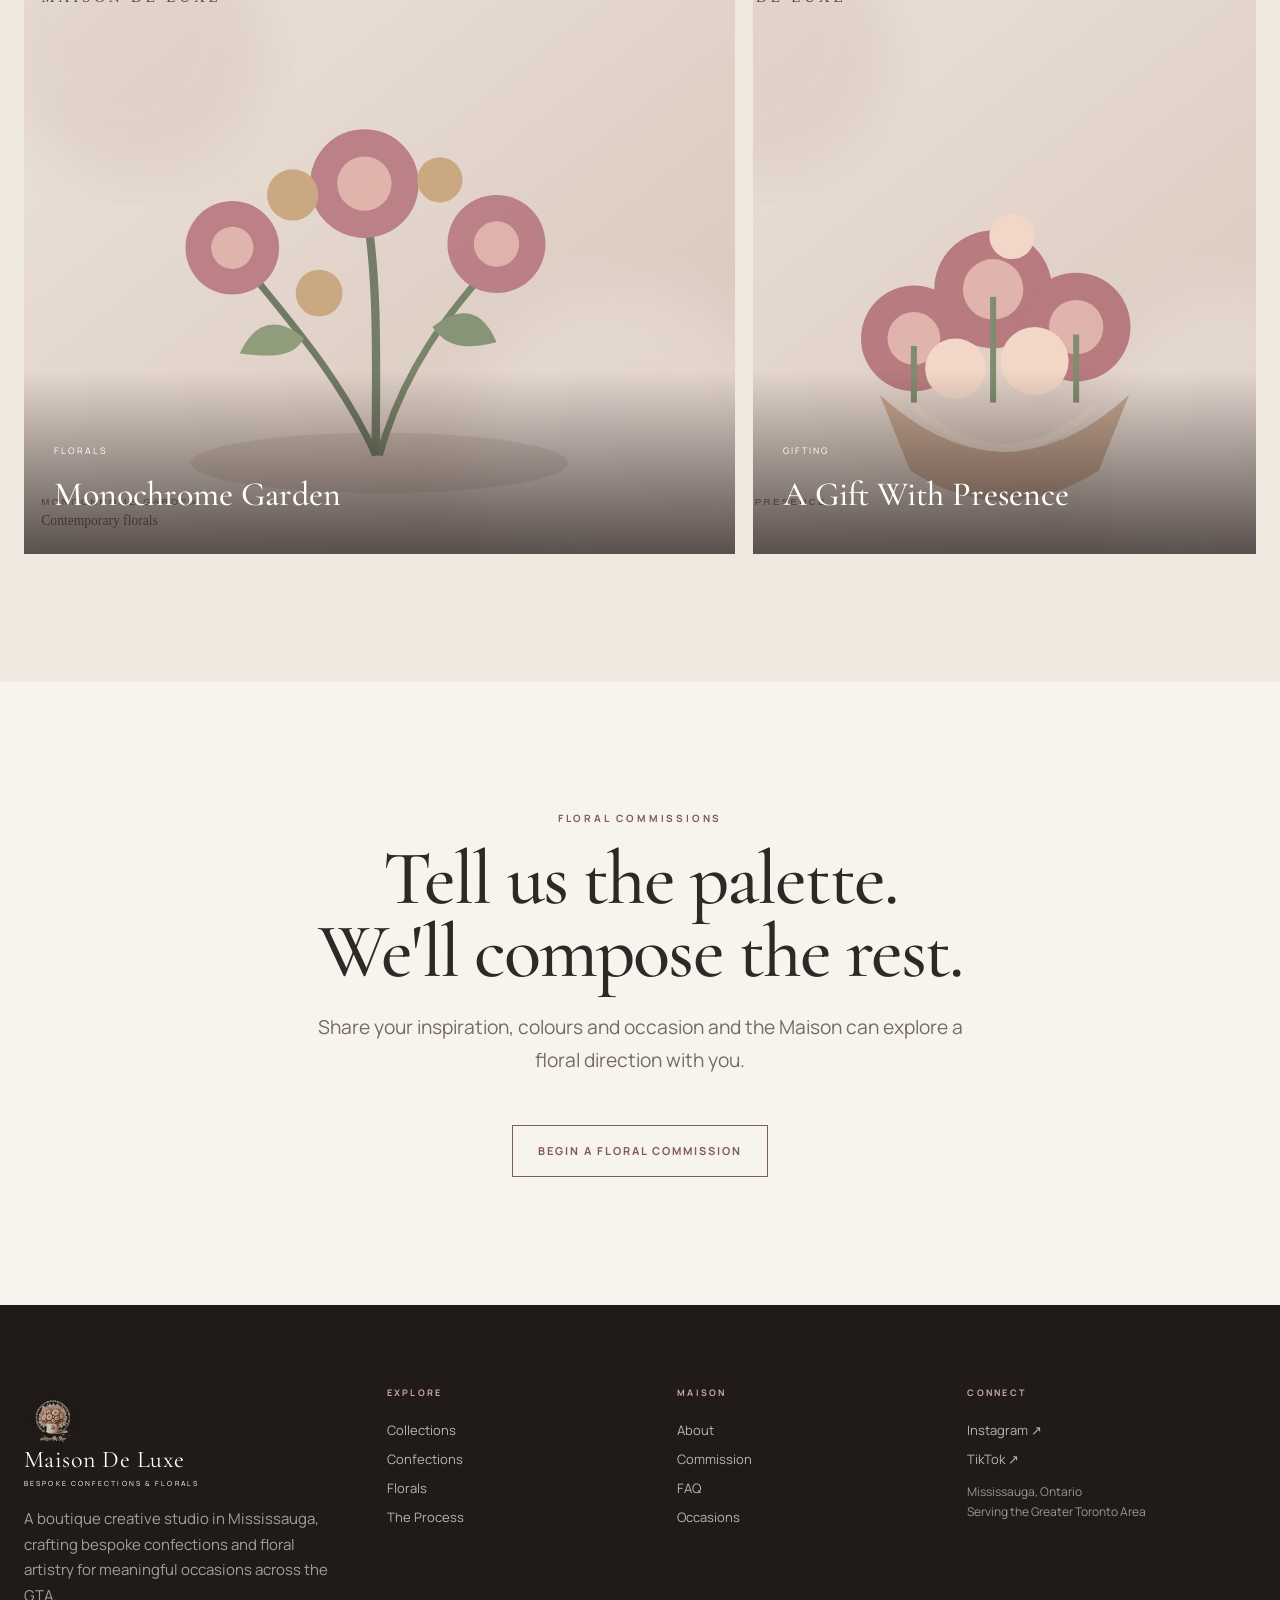
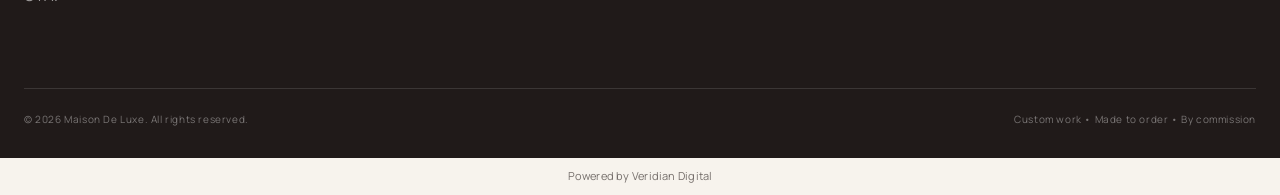
<file: florals.html>
<!doctype html>
<html lang="en">
<head>
<meta charset="utf-8">
<meta name="viewport" content="width=device-width, initial-scale=1">
<title>Luxury Floral Design | Maison De Luxe</title>
<meta name="description" content="Maison De Luxe creates custom floral arrangements, rose boxes, monochromatic bouquets and event centrepieces in Mississauga and across the GTA.">
<meta name="theme-color" content="#f7f3ed">
<meta property="og:title" content="Luxury Floral Design | Maison De Luxe">
<meta property="og:description" content="Maison De Luxe creates custom floral arrangements, rose boxes, monochromatic bouquets and event centrepieces in Mississauga and across the GTA.">
<meta property="og:type" content="website">
<link rel="icon" href="images/brand/maison-de-luxe-logo.png">
<link rel="stylesheet" href="css/main.css">
<link rel="stylesheet" href="css/veridian.css">
</head>
<body>

<a class="skip" href="#main">Skip to content</a>
<header class="header">
  <div class="container header-inner">
    <a class="brand" href="index.html" aria-label="Maison De Luxe home">
      <img src="images/brand/maison-de-luxe-logo.png" alt="Maison De Luxe floral logo">
      <span class="brand-text">Maison De Luxe<small>Bespoke Confections &amp; Florals</small></span>
    </a>
    <nav class="nav" aria-label="Primary navigation">
      <a href="index.html">Maison</a>
      <a href="collections.html">Collections</a>
      <a href="confections.html">Confections</a>
      <a href="florals.html">Florals</a>
      <a href="process.html">Process</a>
      <a href="about.html">About</a>
      <a href="contact.html" class="nav-cta">Begin a Commission</a>
    </nav>
    <button class="menu-toggle" aria-label="Open menu" aria-expanded="false"><i></i></button>
  </div>
  <div class="mobile-panel">
    <a href="index.html">Maison</a>
    <a href="collections.html">Collections</a>
    <a href="confections.html">Confections</a>
    <a href="florals.html">Florals</a>
    <a href="process.html">Process</a>
    <a href="about.html">About</a>
    <a href="contact.html">Contact</a>
    <a class="btn btn-rose" href="contact.html"><span>Begin a Commission</span></a>
  </div>
</header>

<main id="main">
<section class="page-hero"><div class="container"><div class="eyebrow reveal">Maison / Florals</div><h1 class="display display-lg reveal reveal-delay-1">Flowers with<br><em>presence.</em></h1><p class="lead reveal reveal-delay-2">Premium floral arrangements, rose boxes, monochromatic bouquets and structural centrepieces composed for gifting, events and meaningful occasions.</p></div></section>
<section class="section"><div class="container story-grid reverse"><div class="story-image reveal"><img src="images/placeholders/floral-01.svg" alt="Maison De Luxe floral arrangement placeholder" loading="lazy" decoding="async"></div><div class="story-copy reveal reveal-delay-1"><div class="eyebrow">The floral atelier</div><h2 class="display display-md">A palette, translated into flowers.</h2><p class="lead">Florals are selected and composed around the mood of the moment. From soft monochrome palettes to statement rose boxes, each arrangement is treated as a visual composition rather than a standard bouquet.</p><ul class="info-list"><li><span>Fresh arrangements</span><span>Custom</span></li><li><span>Rose boxes</span><span>Custom colour</span></li><li><span>Monochromatic bouquets</span><span>Editorial</span></li><li><span>Event centrepieces</span><span>By commission</span></li></ul></div></div></section>
<section class="section" style="background:var(--paper)"><div class="container"><div class="collection-grid"><div class="collection-item reveal"><img src="images/placeholders/floral-02.svg" alt="Monochromatic floral arrangement placeholder" loading="lazy" decoding="async"><div class="collection-overlay"><span>Florals</span><h3>Monochrome Garden</h3></div></div><div class="collection-item reveal reveal-delay-1"><img src="images/placeholders/occasion-gifting.svg" alt="Luxury floral gifting placeholder" loading="lazy" decoding="async"><div class="collection-overlay"><span>Gifting</span><h3>A Gift With Presence</h3></div></div></div></div></section>
<section class="section"><div class="container center-intro reveal"><div class="eyebrow">Floral commissions</div><h2 class="display display-lg">Tell us the palette.<br>We'll compose the rest.</h2><p class="lead" style="margin-inline:auto">Share your inspiration, colours and occasion and the Maison can explore a floral direction with you.</p><a class="btn btn-rose" href="contact.html" style="margin-top:30px"><span>Begin a Floral Commission</span></a></div></section>
</main>

<footer class="footer">
  <div class="container">
    <div class="footer-grid">
      <div class="footer-brand">
        <a class="brand" href="index.html">
          <img src="images/brand/maison-de-luxe-logo.png" alt="">
          <span class="brand-text">Maison De Luxe<small>Bespoke Confections &amp; Florals</small></span>
        </a>
        <p class="muted" style="max-width:360px;color:rgba(255,255,255,.58)">A boutique creative studio in Mississauga, crafting bespoke confections and floral artistry for meaningful occasions across the GTA.</p>
      </div>
      <div><h4>Explore</h4><a href="collections.html">Collections</a><a href="confections.html">Confections</a><a href="florals.html">Florals</a><a href="process.html">The Process</a></div>
      <div><h4>Maison</h4><a href="about.html">About</a><a href="contact.html">Commission</a><a href="faq.html">FAQ</a><a href="index.html#occasions">Occasions</a></div>
      <div><h4>Connect</h4><a href="https://www.instagram.com/maisondeluxe.to/" target="_blank" rel="noopener">Instagram ↗</a><a href="https://www.tiktok.com/" target="_blank" rel="noopener">TikTok ↗</a><p style="color:rgba(255,255,255,.55);font-size:12px">Mississauga, Ontario<br>Serving the Greater Toronto Area</p></div>
    </div>
    <div class="footer-bottom"><span>© <span data-year></span> Maison De Luxe. All rights reserved.</span><span>Custom work • Made to order • By commission</span></div>
  </div>
</footer>

<div class="veridian-digital-credit">
  <a
    href="https://ca.linkedin.com/company/veridiandigital"
    target="_blank"
    rel="noopener noreferrer"
    aria-label="Powered by Veridian Digital"
  >
    Powered by Veridian Digital
  </a>
</div>

<script src="js/main.js" defer></script>
</body>
</html>
</file>
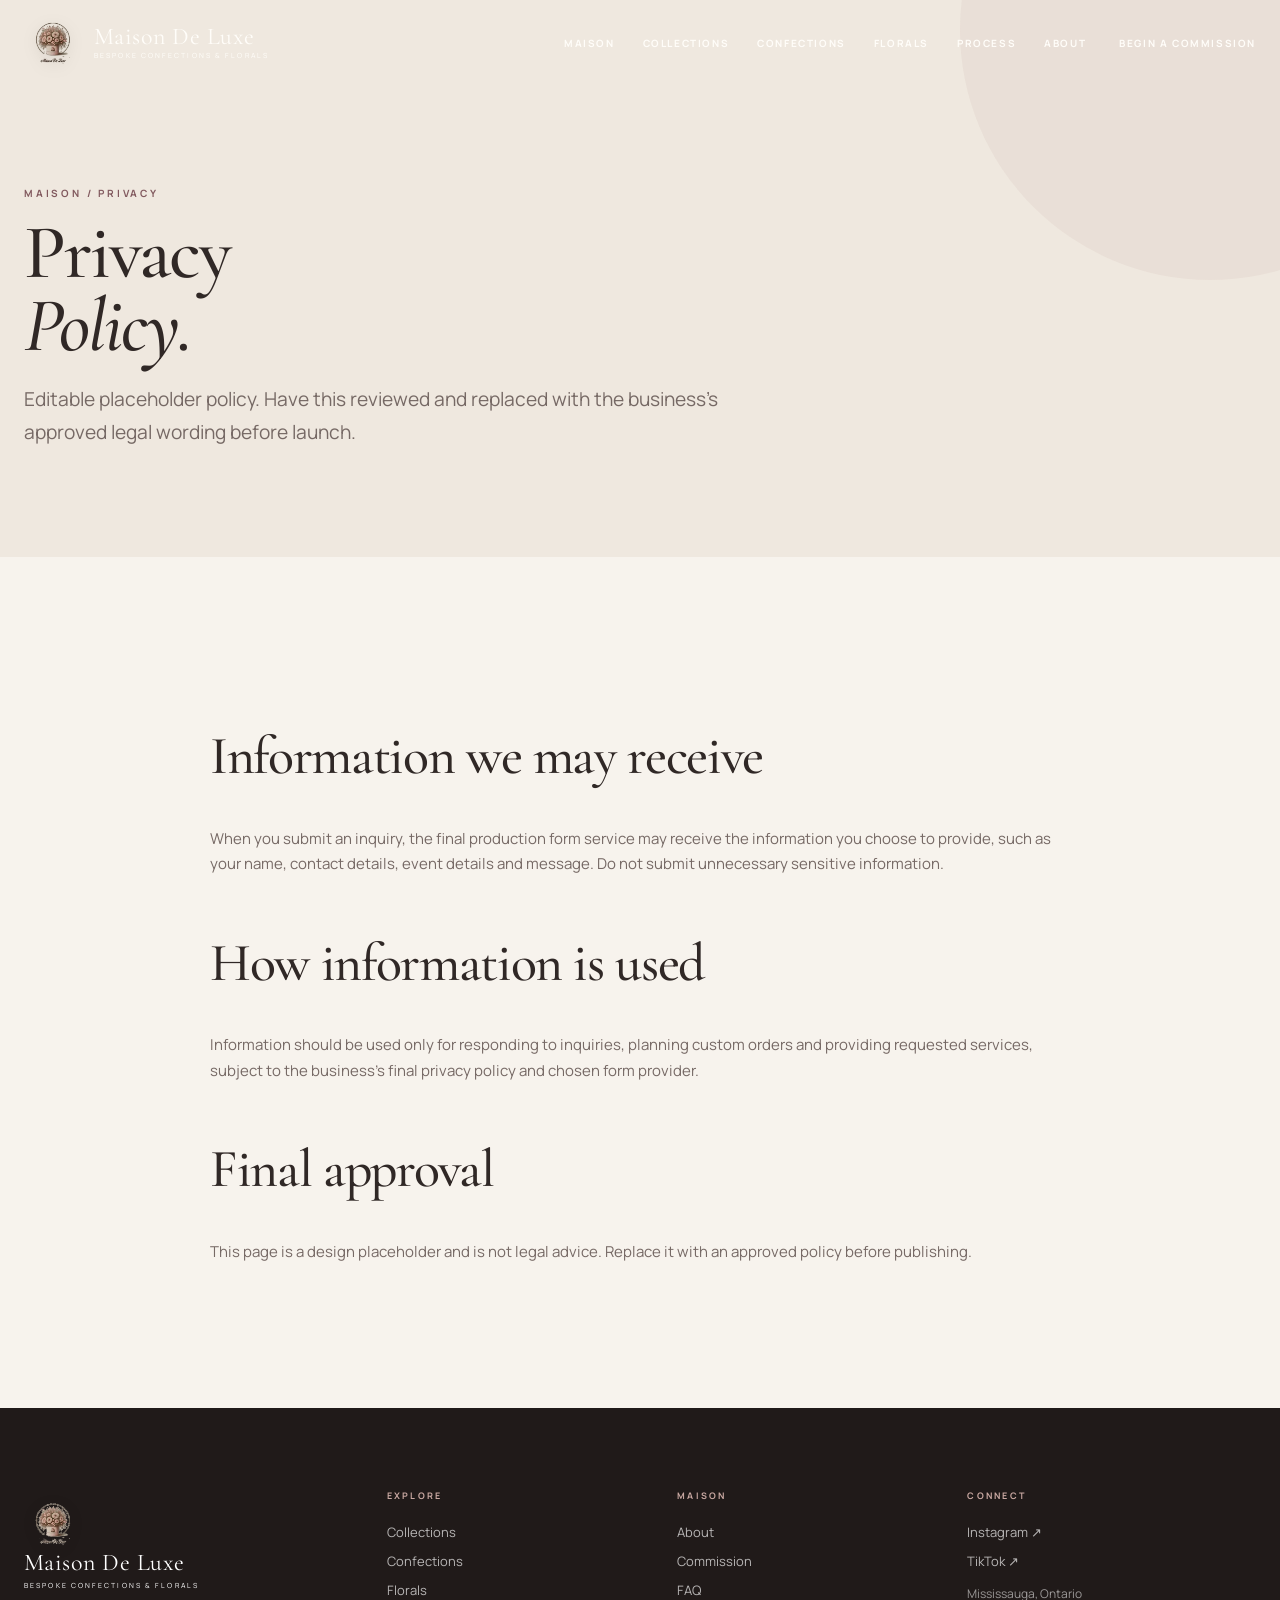
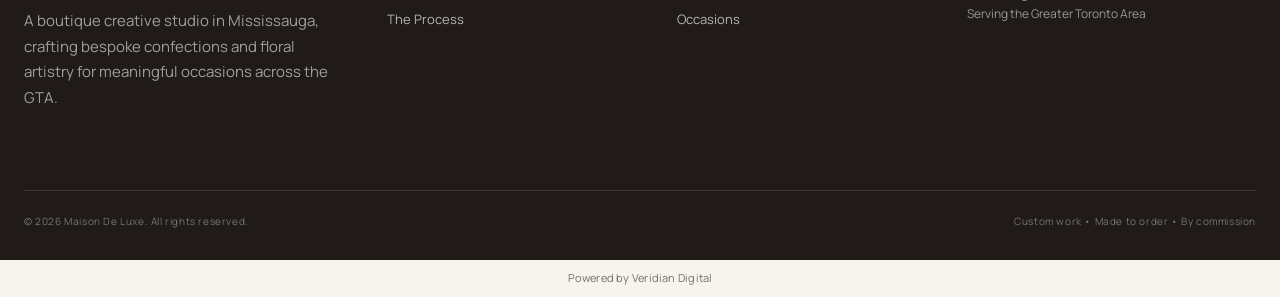
<file: privacy.html>
<!doctype html>
<html lang="en">
<head>
<meta charset="utf-8">
<meta name="viewport" content="width=device-width, initial-scale=1">
<title>Privacy Policy | Maison De Luxe</title>
<meta name="description" content="Privacy policy placeholder for Maison De Luxe.">
<meta name="theme-color" content="#f7f3ed">
<meta property="og:title" content="Privacy Policy | Maison De Luxe">
<meta property="og:description" content="Privacy policy placeholder for Maison De Luxe.">
<meta property="og:type" content="website">
<link rel="icon" href="images/brand/maison-de-luxe-logo.png">
<link rel="stylesheet" href="css/main.css">
<link rel="stylesheet" href="css/veridian.css">
</head>
<body>

<a class="skip" href="#main">Skip to content</a>
<header class="header">
  <div class="container header-inner">
    <a class="brand" href="index.html" aria-label="Maison De Luxe home">
      <img src="images/brand/maison-de-luxe-logo.png" alt="Maison De Luxe floral logo">
      <span class="brand-text">Maison De Luxe<small>Bespoke Confections &amp; Florals</small></span>
    </a>
    <nav class="nav" aria-label="Primary navigation">
      <a href="index.html">Maison</a>
      <a href="collections.html">Collections</a>
      <a href="confections.html">Confections</a>
      <a href="florals.html">Florals</a>
      <a href="process.html">Process</a>
      <a href="about.html">About</a>
      <a href="contact.html" class="nav-cta">Begin a Commission</a>
    </nav>
    <button class="menu-toggle" aria-label="Open menu" aria-expanded="false"><i></i></button>
  </div>
  <div class="mobile-panel">
    <a href="index.html">Maison</a>
    <a href="collections.html">Collections</a>
    <a href="confections.html">Confections</a>
    <a href="florals.html">Florals</a>
    <a href="process.html">Process</a>
    <a href="about.html">About</a>
    <a href="contact.html">Contact</a>
    <a class="btn btn-rose" href="contact.html"><span>Begin a Commission</span></a>
  </div>
</header>

<main id="main">
<section class="page-hero"><div class="container"><div class="eyebrow reveal">Maison / Privacy</div><h1 class="display display-lg reveal reveal-delay-1">Privacy<br><em>Policy.</em></h1><p class="lead reveal reveal-delay-2">Editable placeholder policy. Have this reviewed and replaced with the business's approved legal wording before launch.</p></div></section>
<section class="section"><div class="narrow"><h2 class="display display-md reveal">Information we may receive</h2><p class="muted">When you submit an inquiry, the final production form service may receive the information you choose to provide, such as your name, contact details, event details and message. Do not submit unnecessary sensitive information.</p><h2 class="display display-md" style="margin-top:60px">How information is used</h2><p class="muted">Information should be used only for responding to inquiries, planning custom orders and providing requested services, subject to the business's final privacy policy and chosen form provider.</p><h2 class="display display-md" style="margin-top:60px">Final approval</h2><p class="muted">This page is a design placeholder and is not legal advice. Replace it with an approved policy before publishing.</p></div></section>
</main>

<footer class="footer">
  <div class="container">
    <div class="footer-grid">
      <div class="footer-brand">
        <a class="brand" href="index.html">
          <img src="images/brand/maison-de-luxe-logo.png" alt="">
          <span class="brand-text">Maison De Luxe<small>Bespoke Confections &amp; Florals</small></span>
        </a>
        <p class="muted" style="max-width:360px;color:rgba(255,255,255,.58)">A boutique creative studio in Mississauga, crafting bespoke confections and floral artistry for meaningful occasions across the GTA.</p>
      </div>
      <div><h4>Explore</h4><a href="collections.html">Collections</a><a href="confections.html">Confections</a><a href="florals.html">Florals</a><a href="process.html">The Process</a></div>
      <div><h4>Maison</h4><a href="about.html">About</a><a href="contact.html">Commission</a><a href="faq.html">FAQ</a><a href="index.html#occasions">Occasions</a></div>
      <div><h4>Connect</h4><a href="https://www.instagram.com/maisondeluxe.to/" target="_blank" rel="noopener">Instagram ↗</a><a href="https://www.tiktok.com/" target="_blank" rel="noopener">TikTok ↗</a><p style="color:rgba(255,255,255,.55);font-size:12px">Mississauga, Ontario<br>Serving the Greater Toronto Area</p></div>
    </div>
    <div class="footer-bottom"><span>© <span data-year></span> Maison De Luxe. All rights reserved.</span><span>Custom work • Made to order • By commission</span></div>
  </div>
</footer>

<div class="veridian-digital-credit">
  <a
    href="https://ca.linkedin.com/company/veridiandigital"
    target="_blank"
    rel="noopener noreferrer"
    aria-label="Powered by Veridian Digital"
  >
    Powered by Veridian Digital
  </a>
</div>

<script src="js/main.js" defer></script>
</body>
</html>
</file>
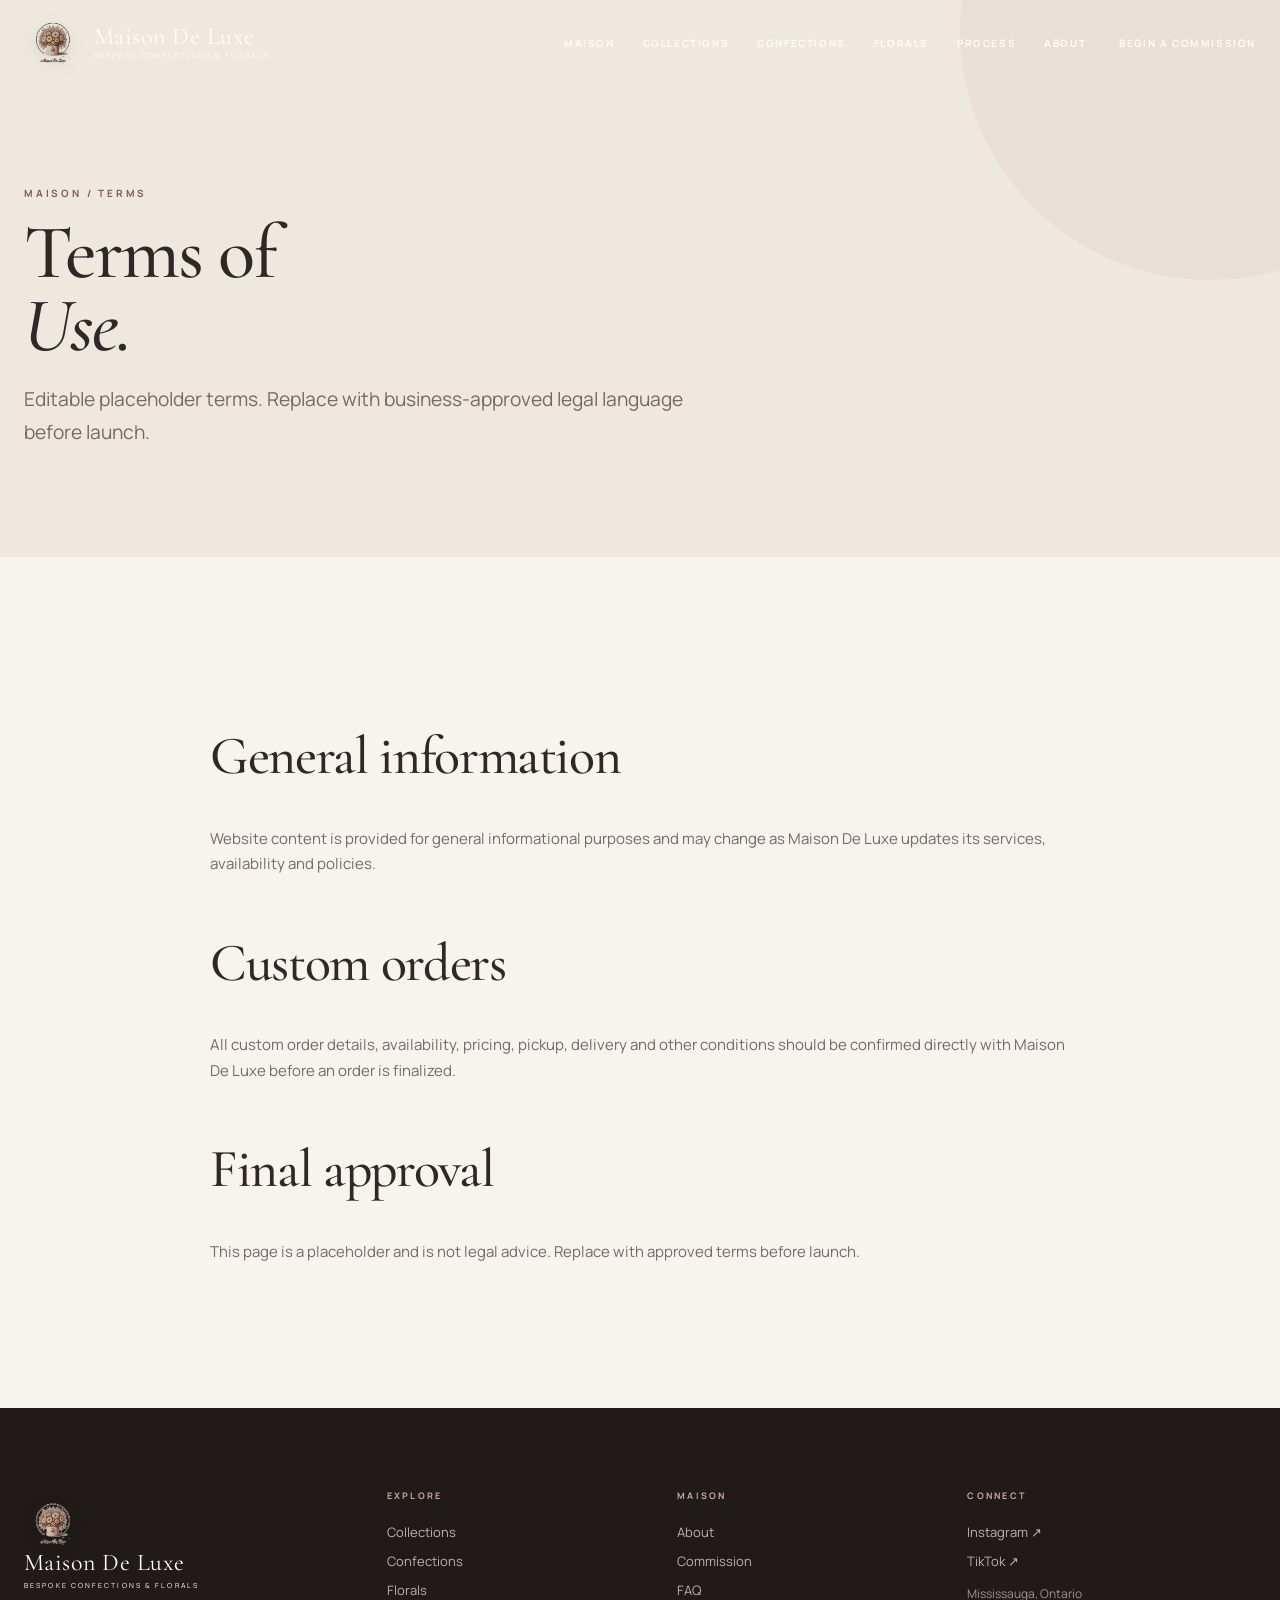
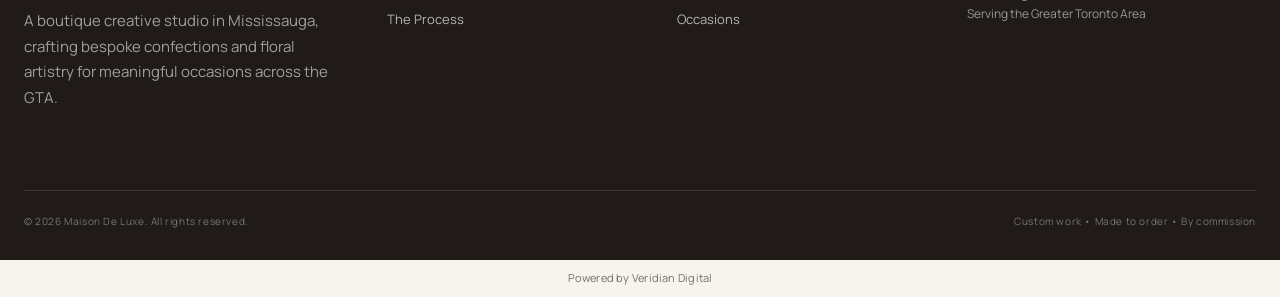
<file: terms.html>
<!doctype html>
<html lang="en">
<head>
<meta charset="utf-8">
<meta name="viewport" content="width=device-width, initial-scale=1">
<title>Terms of Use | Maison De Luxe</title>
<meta name="description" content="Terms of use placeholder for Maison De Luxe.">
<meta name="theme-color" content="#f7f3ed">
<meta property="og:title" content="Terms of Use | Maison De Luxe">
<meta property="og:description" content="Terms of use placeholder for Maison De Luxe.">
<meta property="og:type" content="website">
<link rel="icon" href="images/brand/maison-de-luxe-logo.png">
<link rel="stylesheet" href="css/main.css">
<link rel="stylesheet" href="css/veridian.css">
</head>
<body>

<a class="skip" href="#main">Skip to content</a>
<header class="header">
  <div class="container header-inner">
    <a class="brand" href="index.html" aria-label="Maison De Luxe home">
      <img src="images/brand/maison-de-luxe-logo.png" alt="Maison De Luxe floral logo">
      <span class="brand-text">Maison De Luxe<small>Bespoke Confections &amp; Florals</small></span>
    </a>
    <nav class="nav" aria-label="Primary navigation">
      <a href="index.html">Maison</a>
      <a href="collections.html">Collections</a>
      <a href="confections.html">Confections</a>
      <a href="florals.html">Florals</a>
      <a href="process.html">Process</a>
      <a href="about.html">About</a>
      <a href="contact.html" class="nav-cta">Begin a Commission</a>
    </nav>
    <button class="menu-toggle" aria-label="Open menu" aria-expanded="false"><i></i></button>
  </div>
  <div class="mobile-panel">
    <a href="index.html">Maison</a>
    <a href="collections.html">Collections</a>
    <a href="confections.html">Confections</a>
    <a href="florals.html">Florals</a>
    <a href="process.html">Process</a>
    <a href="about.html">About</a>
    <a href="contact.html">Contact</a>
    <a class="btn btn-rose" href="contact.html"><span>Begin a Commission</span></a>
  </div>
</header>

<main id="main">
<section class="page-hero"><div class="container"><div class="eyebrow reveal">Maison / Terms</div><h1 class="display display-lg reveal reveal-delay-1">Terms of<br><em>Use.</em></h1><p class="lead reveal reveal-delay-2">Editable placeholder terms. Replace with business-approved legal language before launch.</p></div></section>
<section class="section"><div class="narrow"><h2 class="display display-md reveal">General information</h2><p class="muted">Website content is provided for general informational purposes and may change as Maison De Luxe updates its services, availability and policies.</p><h2 class="display display-md" style="margin-top:60px">Custom orders</h2><p class="muted">All custom order details, availability, pricing, pickup, delivery and other conditions should be confirmed directly with Maison De Luxe before an order is finalized.</p><h2 class="display display-md" style="margin-top:60px">Final approval</h2><p class="muted">This page is a placeholder and is not legal advice. Replace with approved terms before launch.</p></div></section>
</main>

<footer class="footer">
  <div class="container">
    <div class="footer-grid">
      <div class="footer-brand">
        <a class="brand" href="index.html">
          <img src="images/brand/maison-de-luxe-logo.png" alt="">
          <span class="brand-text">Maison De Luxe<small>Bespoke Confections &amp; Florals</small></span>
        </a>
        <p class="muted" style="max-width:360px;color:rgba(255,255,255,.58)">A boutique creative studio in Mississauga, crafting bespoke confections and floral artistry for meaningful occasions across the GTA.</p>
      </div>
      <div><h4>Explore</h4><a href="collections.html">Collections</a><a href="confections.html">Confections</a><a href="florals.html">Florals</a><a href="process.html">The Process</a></div>
      <div><h4>Maison</h4><a href="about.html">About</a><a href="contact.html">Commission</a><a href="faq.html">FAQ</a><a href="index.html#occasions">Occasions</a></div>
      <div><h4>Connect</h4><a href="https://www.instagram.com/maisondeluxe.to/" target="_blank" rel="noopener">Instagram ↗</a><a href="https://www.tiktok.com/" target="_blank" rel="noopener">TikTok ↗</a><p style="color:rgba(255,255,255,.55);font-size:12px">Mississauga, Ontario<br>Serving the Greater Toronto Area</p></div>
    </div>
    <div class="footer-bottom"><span>© <span data-year></span> Maison De Luxe. All rights reserved.</span><span>Custom work • Made to order • By commission</span></div>
  </div>
</footer>

<div class="veridian-digital-credit">
  <a
    href="https://ca.linkedin.com/company/veridiandigital"
    target="_blank"
    rel="noopener noreferrer"
    aria-label="Powered by Veridian Digital"
  >
    Powered by Veridian Digital
  </a>
</div>

<script src="js/main.js" defer></script>
</body>
</html>
</file>
<file: css/main.css>
@import url('https://fonts.googleapis.com/css2?family=Cormorant+Garamond:wght@400;500;600;700&family=Manrope:wght@300;400;500;600;700&display=swap');

:root{
  --ivory:#f7f3ed; --paper:#efe8df; --ink:#302826; --muted:#766965;
  --rose:#a87478; --rose-deep:#81595e; --champagne:#c9ad8d; --line:rgba(48,40,38,.14);
  --white:#fffdf9; --dark:#27201f; --sage:#7e8974;
  --display:"Cormorant Garamond", Georgia, serif; --body:"Manrope", Arial, sans-serif;
  --container:1280px; --ease:cubic-bezier(.22,.61,.36,1);
  --shadow:0 30px 80px rgba(48,40,38,.11);
}
*{box-sizing:border-box}
html{scroll-behavior:smooth}
body{margin:0;background:var(--ivory);color:var(--ink);font-family:var(--body);font-size:15px;line-height:1.7;-webkit-font-smoothing:antialiased;opacity:1;transition:opacity .22s ease}
body.is-leaving{opacity:0}
body.menu-open{overflow:hidden}
img{max-width:100%;display:block}
a{color:inherit;text-decoration:none}
button,input,select,textarea{font:inherit}
button{cursor:pointer}
::selection{background:#b7868a;color:#fff}
.container{width:min(calc(100% - 48px),var(--container));margin-inline:auto}
.narrow{width:min(calc(100% - 48px),860px);margin-inline:auto}
.eyebrow{font-size:10px;letter-spacing:.28em;text-transform:uppercase;font-weight:700;color:var(--rose-deep)}
.display{font-family:var(--display);font-weight:500;letter-spacing:-.025em;line-height:.95}
.display-xl{font-size:clamp(64px,8vw,126px)}
.display-lg{font-size:clamp(48px,6vw,88px)}
.display-md{font-size:clamp(38px,4.2vw,62px)}
.lead{font-size:clamp(17px,1.5vw,21px);line-height:1.7;color:var(--muted);max-width:680px}
.muted{color:var(--muted)}
.center{text-align:center}
.section{padding:clamp(90px,10vw,170px) 0}
.section-tight{padding:90px 0}
.rule{height:1px;background:var(--line)}
.btn{display:inline-flex;align-items:center;justify-content:center;gap:14px;min-height:52px;padding:0 25px;border:1px solid var(--ink);font-size:11px;letter-spacing:.18em;text-transform:uppercase;font-weight:700;transition:all .45s var(--ease);position:relative;overflow:hidden}
.btn span{position:relative;z-index:2}
.btn:before{content:"";position:absolute;inset:100% 0 0;background:var(--ink);transition:inset .45s var(--ease)}
.btn:hover{color:var(--white);transform:translateY(-2px)}
.btn:hover:before{inset:0}
.btn-light{border-color:rgba(255,255,255,.55);color:#fff}
.btn-light:before{background:#fff}
.btn-light:hover{color:var(--ink)}
.btn-rose{border-color:var(--rose-deep);color:var(--rose-deep)}
.btn-rose:before{background:var(--rose-deep)}
.header{position:fixed;z-index:50;top:0;left:0;right:0;transition:background .5s var(--ease),box-shadow .5s var(--ease),transform .5s var(--ease);color:var(--white)}
.header.scrolled{background:rgba(247,243,237,.96);color:var(--ink);box-shadow:0 10px 40px rgba(40,30,28,.08);backdrop-filter:blur(14px)}
.header-inner{height:86px;display:flex;align-items:center;justify-content:space-between;gap:30px}
.brand{display:flex;align-items:center;gap:12px;min-width:190px}
.brand img{width:58px;height:58px;object-fit:contain;filter:drop-shadow(0 3px 8px rgba(0,0,0,.08))}
.brand-text{font-family:var(--display);font-size:24px;line-height:.8;letter-spacing:.02em}
.brand-text small{display:block;font-family:var(--body);font-size:7px;letter-spacing:.3em;text-transform:uppercase;margin-top:7px}
.nav{display:flex;align-items:center;gap:28px}
.nav a{font-size:10px;letter-spacing:.16em;text-transform:uppercase;font-weight:700;position:relative;padding:10px 0}
.nav a:after{content:"";position:absolute;left:0;right:100%;bottom:3px;height:1px;background:currentColor;transition:right .35s var(--ease)}
.nav a:hover:after,.nav a.active:after{right:0}
.nav-cta{margin-left:5px}
.menu-toggle{display:none;border:0;background:none;color:inherit;width:44px;height:44px;position:relative}
.menu-toggle i,.menu-toggle i:before,.menu-toggle i:after{display:block;width:24px;height:1px;background:currentColor;position:absolute;left:10px;transition:.35s}
.menu-toggle i{top:21px}.menu-toggle i:before,.menu-toggle i:after{content:"";left:0}.menu-toggle i:before{top:-7px}.menu-toggle i:after{top:7px}
.mobile-panel{display:none}
.hero{min-height:100svh;position:relative;display:flex;align-items:flex-end;overflow:hidden;background:#75625c}
.hero:before{content:"";position:absolute;inset:0;background:linear-gradient(90deg,rgba(42,31,29,.66),rgba(42,31,29,.18) 65%,rgba(42,31,29,.12))}
.hero-art{position:absolute;inset:0;background-image:url("../images/placeholders/hero-atelier.svg");background-size:cover;background-position:center}
.hero-inner{position:relative;z-index:2;padding:160px 0 92px;color:#fff;max-width:950px}
.hero .eyebrow{color:#f1d7ce;margin-bottom:24px}
.hero h1{margin:0 0 28px}
.hero-copy{max-width:610px;color:rgba(255,255,255,.83);font-size:17px}
.hero-actions{display:flex;gap:14px;flex-wrap:wrap;margin-top:35px}
.hero-note{margin-top:70px;display:flex;align-items:center;gap:18px;font-size:10px;letter-spacing:.2em;text-transform:uppercase;color:rgba(255,255,255,.7)}
.hero-note:before{content:"";width:55px;height:1px;background:rgba(255,255,255,.55)}
.scroll-mark{position:absolute;right:32px;bottom:36px;writing-mode:vertical-rl;color:rgba(255,255,255,.7);font-size:9px;letter-spacing:.25em;text-transform:uppercase}
.intro-grid{display:grid;grid-template-columns:1fr 1.35fr;gap:clamp(50px,9vw,150px);align-items:start}
.intro-copy{font-family:var(--display);font-size:clamp(34px,4.2vw,60px);line-height:1.04}
.intro-copy em{color:var(--rose-deep)}
.editorial-two{display:grid;grid-template-columns:1.05fr .95fr;min-height:700px}
.editorial-image{min-height:560px;background-size:cover;background-position:center;position:relative;overflow:hidden}
.editorial-image img{width:100%;height:100%;object-fit:cover;transition:transform 1.2s var(--ease)}
.editorial-image:hover img{transform:scale(1.04)}
.editorial-copy{display:flex;align-items:center;padding:clamp(50px,7vw,110px);background:var(--paper)}
.editorial-copy h2{margin:18px 0 25px}
.editorial-copy p{max-width:510px;color:var(--muted)}
.index-number{font-family:var(--display);font-size:18px;color:var(--rose)}
.split-feature{display:grid;grid-template-columns:.8fr 1.2fr;gap:8vw;align-items:center}
.feature-image{position:relative}
.feature-image img{width:100%;aspect-ratio:1/1.06;object-fit:cover;box-shadow:var(--shadow)}
.feature-caption{position:absolute;left:-20px;bottom:-20px;background:var(--ivory);padding:22px 28px;min-width:210px;box-shadow:0 15px 40px rgba(48,40,38,.09)}
.feature-caption strong{font-family:var(--display);font-size:25px;font-weight:500}
.feature-copy h2{margin:18px 0 24px}
.feature-copy .signature{font-family:var(--display);font-size:27px;color:var(--rose-deep);margin-top:35px}
.collection-grid{display:grid;grid-template-columns:repeat(12,1fr);gap:18px;margin-top:55px}
.collection-item{position:relative;overflow:hidden;background:var(--paper);min-height:300px}
.collection-item:nth-child(1){grid-column:span 7;min-height:620px}
.collection-item:nth-child(2){grid-column:span 5;min-height:390px}
.collection-item:nth-child(3){grid-column:span 5;min-height:390px}
.collection-item:nth-child(4){grid-column:span 7;min-height:620px}
.collection-item img{width:100%;height:100%;object-fit:cover;transition:transform .9s var(--ease)}
.collection-item:hover img{transform:scale(1.045)}
.collection-overlay{position:absolute;inset:auto 0 0;padding:65px 30px 30px;color:#fff;background:linear-gradient(transparent,rgba(32,24,23,.7))}
.collection-overlay span{font-size:9px;letter-spacing:.22em;text-transform:uppercase}
.collection-overlay h3{font-family:var(--display);font-size:34px;font-weight:500;margin:5px 0 0}
.center-intro{max-width:850px;margin:0 auto;text-align:center}
.center-intro h2{margin:16px 0 22px}
.dual-worlds{display:grid;grid-template-columns:1fr 1fr;gap:1px;background:var(--line)}
.world{position:relative;min-height:650px;overflow:hidden;color:#fff}
.world img{width:100%;height:100%;object-fit:cover;transition:transform 1.1s var(--ease)}
.world:hover img{transform:scale(1.045)}
.world:after{content:"";position:absolute;inset:0;background:linear-gradient(transparent 45%,rgba(30,22,21,.7))}
.world-copy{position:absolute;z-index:2;left:50px;bottom:50px}
.world-copy h3{font-family:var(--display);font-size:58px;font-weight:500;margin:6px 0 12px}
.process{display:grid;grid-template-columns:repeat(3,1fr);gap:1px;background:var(--line);margin-top:55px}
.process-card{background:var(--ivory);padding:0 0 45px}
.process-card img{width:100%;aspect-ratio:1.25;object-fit:cover}
.process-card .inner{padding:28px}
.process-no{font-size:10px;letter-spacing:.2em;color:var(--rose-deep)}
.process-card h3{font-family:var(--display);font-size:34px;font-weight:500;margin:10px 0}
.occasions{display:grid;grid-template-columns:repeat(2,1fr);gap:18px;margin-top:50px}
.occasion{min-height:430px;position:relative;overflow:hidden}
.occasion img{width:100%;height:100%;object-fit:cover;transition:transform .9s var(--ease)}
.occasion:hover img{transform:scale(1.04)}
.occasion:after{content:"";position:absolute;inset:0;background:linear-gradient(transparent 40%,rgba(35,26,25,.7))}
.occasion-copy{position:absolute;z-index:2;left:30px;bottom:30px;color:#fff}
.occasion-copy h3{font-family:var(--display);font-size:38px;margin:3px 0;font-weight:500}
.service-strip{background:var(--dark);color:#fff;padding:100px 0}
.service-strip .display{max-width:900px}
.service-strip .lead{color:rgba(255,255,255,.68)}
.cta{padding:clamp(110px,14vw,200px) 0;background:var(--rose-deep);color:#fff;text-align:center;position:relative;overflow:hidden}
.cta:before,.cta:after{content:"";position:absolute;border:1px solid rgba(255,255,255,.16);border-radius:50%;width:520px;height:520px}
.cta:before{left:-280px;top:-220px}.cta:after{right:-300px;bottom:-300px}
.cta>*{position:relative;z-index:2}
.cta h2{max-width:900px;margin:18px auto 25px}
.cta p{max-width:600px;margin:0 auto;color:rgba(255,255,255,.78)}
.cta .btn{margin-top:35px}
.footer{background:#201a19;color:#fff;padding:80px 0 30px}
.footer-grid{display:grid;grid-template-columns:1.3fr 1fr 1fr 1.2fr;gap:50px}
.footer-brand .brand{margin-bottom:20px}
.footer .brand-text{color:#fff}
.footer h4{font-size:9px;letter-spacing:.25em;text-transform:uppercase;color:#caa9a3;margin:0 0 18px}
.footer a{color:rgba(255,255,255,.68);display:block;margin:7px 0;font-size:13px;transition:color .25s}
.footer a:hover{color:#fff}
.footer-bottom{margin-top:65px;padding-top:22px;border-top:1px solid rgba(255,255,255,.12);display:flex;justify-content:space-between;gap:20px;color:rgba(255,255,255,.4);font-size:10px;letter-spacing:.06em}
.page-hero{padding:185px 0 90px;background:var(--paper);position:relative;overflow:hidden}
.page-hero:after{content:"";position:absolute;width:500px;height:500px;border-radius:50%;background:rgba(168,116,120,.08);right:-180px;top:-220px}
.page-hero h1{max-width:1000px;margin:15px 0 20px}
.page-hero .lead{max-width:720px}
.gallery-toolbar{display:flex;justify-content:space-between;align-items:center;gap:20px;margin-bottom:35px;flex-wrap:wrap}
.filters{display:flex;gap:8px;flex-wrap:wrap}
.filter{border:1px solid var(--line);background:transparent;padding:10px 14px;font-size:9px;letter-spacing:.16em;text-transform:uppercase;color:var(--muted);transition:.3s}
.filter.active,.filter:hover{background:var(--ink);color:#fff;border-color:var(--ink)}
.gallery{columns:3 280px;column-gap:16px}
.gallery-item{break-inside:avoid;margin-bottom:16px;position:relative;overflow:hidden;background:var(--paper)}
.gallery-item img{width:100%;transition:transform .8s var(--ease)}
.gallery-item:hover img{transform:scale(1.035)}
.gallery-meta{padding:15px 16px;background:var(--white)}
.gallery-meta strong{font-family:var(--display);font-size:22px;font-weight:500}
.gallery-meta span{display:block;font-size:9px;letter-spacing:.16em;text-transform:uppercase;color:var(--rose-deep);margin-top:2px}
.story-grid{display:grid;grid-template-columns:1fr 1fr;gap:80px;align-items:center}
.story-grid.reverse{direction:rtl}.story-grid.reverse>*{direction:ltr}
.story-image img{width:100%;box-shadow:var(--shadow)}
.story-copy h2{margin:16px 0 25px}
.info-list{list-style:none;padding:0;margin:28px 0 0;border-top:1px solid var(--line)}
.info-list li{padding:14px 0;border-bottom:1px solid var(--line);display:flex;justify-content:space-between;gap:20px}
.info-list span:first-child{color:var(--muted)}
.form-wrap{display:grid;grid-template-columns:.75fr 1.25fr;gap:60px;align-items:start}
.form-card{background:var(--white);padding:clamp(28px,5vw,60px);box-shadow:0 25px 80px rgba(48,40,38,.08)}
.form-grid{display:grid;grid-template-columns:1fr 1fr;gap:18px}
.field{display:flex;flex-direction:column;gap:8px}
.field.full{grid-column:1/-1}
.field label{font-size:10px;letter-spacing:.13em;text-transform:uppercase;font-weight:700}
.field input,.field select,.field textarea{width:100%;border:1px solid var(--line);background:transparent;padding:14px 15px;color:var(--ink);outline:none;transition:border .25s,box-shadow .25s}
.field textarea{min-height:150px;resize:vertical}
.field input:focus,.field select:focus,.field textarea:focus{border-color:var(--rose-deep);box-shadow:0 0 0 3px rgba(168,116,120,.12)}
.checkbox{display:flex;align-items:flex-start;gap:10px;font-size:12px;color:var(--muted)}
.checkbox input{margin-top:5px;accent-color:var(--rose-deep)}
.form-status{display:none;padding:15px;margin-top:18px;background:#edf0e9;color:#46513e;font-size:13px}
.form-status.show{display:block}
.faq{max-width:900px;margin:45px auto 0;border-top:1px solid var(--line)}
.faq-item{border-bottom:1px solid var(--line)}
.faq-q{width:100%;display:flex;justify-content:space-between;align-items:center;text-align:left;background:none;border:0;padding:22px 0;font-family:var(--display);font-size:25px;color:var(--ink)}
.faq-q span:last-child{font-family:var(--body);font-size:22px;color:var(--rose-deep);transition:transform .3s}
.faq-a{display:grid;grid-template-rows:0fr;transition:grid-template-rows .45s var(--ease)}
.faq-a>div{overflow:hidden}.faq-a p{padding:0 45px 20px 0;color:var(--muted);margin:0}
.faq-item.open .faq-a{grid-template-rows:1fr}.faq-item.open .faq-q span:last-child{transform:rotate(45deg)}
.map-placeholder{min-height:360px;background:linear-gradient(135deg,#ddd3ca,#c6b4a9);position:relative;overflow:hidden}
.map-placeholder:before{content:"";position:absolute;inset:0;background:linear-gradient(30deg,transparent 48%,rgba(255,255,255,.45) 49%,rgba(255,255,255,.45) 51%,transparent 52%),linear-gradient(115deg,transparent 48%,rgba(255,255,255,.3) 49%,rgba(255,255,255,.3) 51%,transparent 52%);background-size:180px 180px}
.map-pin{position:absolute;left:50%;top:50%;transform:translate(-50%,-100%);width:24px;height:24px;border-radius:50% 50% 50% 0;background:var(--rose-deep);rotate:-45deg;box-shadow:0 8px 20px rgba(60,35,35,.2)}
.map-label{position:absolute;left:50%;top:50%;transform:translate(-50%,20px);background:#fff;padding:10px 16px;font-size:10px;letter-spacing:.12em;text-transform:uppercase;white-space:nowrap}
.reveal{opacity:0;transform:translateY(30px);transition:opacity .9s var(--ease),transform .9s var(--ease)}
.reveal.is-visible{opacity:1;transform:none}
.reveal-delay-1{transition-delay:.08s}.reveal-delay-2{transition-delay:.16s}.reveal-delay-3{transition-delay:.24s}
.text-link{display:inline-flex;align-items:center;gap:12px;font-size:10px;letter-spacing:.18em;text-transform:uppercase;font-weight:700;color:var(--rose-deep);margin-top:25px}
.text-link:after{content:"→";font-size:16px;transition:transform .3s}
.text-link:hover:after{transform:translateX(6px)}
.skip{position:fixed;top:10px;left:10px;z-index:100;background:#fff;padding:10px 15px;transform:translateY(-150%)}.skip:focus{transform:none}
.no-results{display:none;text-align:center;padding:60px;color:var(--muted)}

@media (max-width:1050px){
  .nav{gap:17px}.nav a{font-size:9px}.brand{min-width:auto}
  .footer-grid{grid-template-columns:1.2fr 1fr 1fr}
  .footer-brand{grid-column:1/-1}
}
@media (max-width:800px){
  .container,.narrow{width:min(calc(100% - 32px),var(--container))}
  .header-inner{height:74px}.nav{display:none}.nav-cta{display:none}.menu-toggle{display:block}
  .mobile-panel{display:block;position:fixed;inset:74px 0 0;background:rgba(247,243,237,.98);color:var(--ink);padding:35px 24px;transform:translateX(100%);transition:transform .5s var(--ease);overflow:auto}
  .mobile-panel.open{transform:none}.mobile-panel a{display:block;font-family:var(--display);font-size:39px;padding:10px 0;border-bottom:1px solid var(--line)}
  .mobile-panel .btn{margin-top:25px;width:100%}
  .hero-inner{padding:145px 0 70px}.hero{min-height:760px}.hero-art{background-position:62% center}
  .scroll-mark{display:none}
  .intro-grid,.split-feature,.story-grid,.form-wrap{grid-template-columns:1fr;gap:45px}
  .editorial-two{grid-template-columns:1fr}.editorial-image{min-height:500px}
  .dual-worlds{grid-template-columns:1fr}.world{min-height:560px}
  .collection-grid{display:grid;grid-template-columns:1fr 1fr}.collection-item,.collection-item:nth-child(n){grid-column:auto;min-height:380px}
  .collection-item:nth-child(1),.collection-item:nth-child(4){min-height:500px}
  .process{grid-template-columns:1fr}
  .occasion{min-height:380px}.occasions{grid-template-columns:1fr}
  .form-grid{grid-template-columns:1fr}.field.full{grid-column:auto}
  .footer-grid{grid-template-columns:1fr 1fr;gap:40px}
  .footer-brand{grid-column:1/-1}.footer-bottom{flex-direction:column}
}
@media (max-width:520px){
  .container,.narrow{width:calc(100% - 28px)}
  .brand img{width:48px;height:48px}.brand-text{font-size:20px}.brand-text small{font-size:6px}
  .hero h1{font-size:clamp(55px,17vw,78px)}.hero-copy{font-size:15px}
  .hero-actions .btn{width:100%}
  .section{padding:78px 0}.section-tight{padding:65px 0}
  .editorial-image{min-height:390px}.editorial-copy{padding:55px 25px}
  .collection-grid{grid-template-columns:1fr}.collection-item:nth-child(n){min-height:430px}
  .world-copy{left:25px;bottom:25px}.world-copy h3{font-size:48px}
  .feature-caption{left:12px;bottom:-15px}.story-grid{gap:30px}
  .form-card{padding:28px 20px}.page-hero{padding:145px 0 70px}
  .page-hero h1{font-size:58px}
  .gallery{columns:1}.footer-grid{grid-template-columns:1fr}
  .footer-brand{grid-column:auto}
}
/* ============================================================
   PREMIUM POLISH PASS
   Motion system, micro-interactions and refined states added in
   the refinement pass. Nothing above this point was restructured;
   everything below extends the existing design system in place.
   ============================================================ */

/* Refined keyboard focus (visible, on-brand, never removes outlines) */
a:focus-visible,button:focus-visible,.filter:focus-visible,.faq-q:focus-visible{
  outline:2px solid var(--rose-deep);outline-offset:4px;border-radius:1px;
}
.field input:focus-visible,.field select:focus-visible,.field textarea:focus-visible{outline:none}

/* Extra stagger steps for longer grids (process, occasions, gallery) */
.reveal-delay-4{transition-delay:.32s}
.reveal-delay-5{transition-delay:.4s}
.reveal-delay-6{transition-delay:.48s}

/* Button + link micro-interactions */
.btn{will-change:transform}
.btn:active{transform:translateY(0) scale(.97)}
.text-link{transition:gap .3s var(--ease)}
.text-link:hover{gap:16px}
.filter{transition:background .3s var(--ease),color .3s var(--ease),border-color .3s var(--ease),transform .3s var(--ease)}
.filter:active{transform:scale(.96)}

/* Header: refined hide-on-scroll-down / reveal-on-scroll-up (desktop + mobile).
   Note: intentionally no will-change:transform here — it would turn the header
   into a containing block for its fixed-position .mobile-panel child and break
   full-viewport coverage of the mobile menu. */
.header.header-hidden{transform:translateY(-100%)}

/* Scroll progress line, injected by js/main.js — reads as a quiet architectural detail */
.scroll-progress{position:fixed;top:0;left:0;right:0;height:2px;background:var(--rose-deep);transform:scaleX(0);transform-origin:0 50%;z-index:60;pointer-events:none}

/* Mobile menu icon: hamburger <-> close morph */
.menu-toggle.active i{background:transparent}
.menu-toggle.active i:before{transform:translateY(7px) rotate(45deg)}
.menu-toggle.active i:after{transform:translateY(-7px) rotate(-45deg)}

/* Mobile nav: items arrive in a soft stagger rather than snapping in with the panel */
.mobile-panel a,.mobile-panel .btn{opacity:0;transform:translateY(16px);transition:opacity .5s var(--ease),transform .5s var(--ease)}
.mobile-panel.open a,.mobile-panel.open .btn{opacity:1;transform:none}
.mobile-panel.open a:nth-child(1){transition-delay:.05s}
.mobile-panel.open a:nth-child(2){transition-delay:.1s}
.mobile-panel.open a:nth-child(3){transition-delay:.15s}
.mobile-panel.open a:nth-child(4){transition-delay:.2s}
.mobile-panel.open a:nth-child(5){transition-delay:.25s}
.mobile-panel.open a:nth-child(6){transition-delay:.3s}
.mobile-panel.open a:nth-child(7){transition-delay:.35s}
.mobile-panel.open .btn{transition-delay:.4s}

/* Homepage hero headline: word-level reveal, applied only via js/main.js (progressive enhancement) */
.hero h1.words-split{opacity:1;transform:none;transition:none}
.hero h1.words-split .word-reveal{display:inline-block;overflow:hidden;vertical-align:top}
.hero h1.words-split .word-reveal span{display:inline-block;transform:translateY(115%);opacity:0;transition:transform 1s var(--ease),opacity 1s var(--ease)}
.hero h1.words-split.is-visible .word-reveal span{transform:translateY(0);opacity:1}

/* Hero background art: gentle settle-in on load, subtle parallax while scrolling (handled in JS) */
.hero-art{transform:scale(1.12);transition:transform 1.6s var(--ease)}

/* Image "mask" reveal — only for media already sitting in an overflow:hidden frame,
   so nothing crops or shifts outside its existing composition. */
.collection-item.reveal img,.world.reveal img,.occasion.reveal img,.gallery-item.reveal img{
  transform:scale(1.08);opacity:.001;transition:transform 1.3s var(--ease),opacity 1.1s var(--ease);
}
.collection-item.reveal.is-visible img,.world.reveal.is-visible img,.occasion.reveal.is-visible img,.gallery-item.reveal.is-visible img{
  transform:scale(1);opacity:1;
}

/* Gallery filtering: fade/scale instead of an instant show/hide jump */
.gallery-item{transition:opacity .35s var(--ease),transform .35s var(--ease)}
.gallery-item.filtering-out,.gallery-item.filtering-in{opacity:0;transform:scale(.96)}

/* Commission form: quiet inline validation instead of only the browser default bubble */
.field-error{display:none;color:#a5433f;font-size:11px;margin-top:2px}
.field.field-invalid input,.field.field-invalid select,.field.field-invalid textarea{border-color:#a5433f}
.field.field-invalid .field-error{display:block}
.form-card.shake{animation:formShake .4s var(--ease)}
@keyframes formShake{0%,100%{transform:translateX(0)}25%{transform:translateX(-6px)}75%{transform:translateX(6px)}}

.sr-only{position:absolute;width:1px;height:1px;padding:0;margin:-1px;overflow:hidden;clip:rect(0,0,0,0);white-space:nowrap;border:0}

@media (prefers-reduced-motion:reduce){
  html{scroll-behavior:auto}
  *,*:before,*:after{animation-duration:.01ms!important;animation-iteration-count:1!important;transition-duration:.01ms!important;transition-delay:0s!important}
  .header.header-hidden{transform:none}
  .hero-art{transform:none!important}
  body.is-leaving{opacity:1}
  .form-card.shake{animation:none}
}
</file>
<file: css/veridian.css>
.veridian-digital-credit {
  width: 100% !important;
  display: flex !important;
  justify-content: center !important;
  align-items: center !important;
  text-align: center !important;
  box-sizing: border-box !important;
  margin: 0 !important;
  padding: 10px 16px !important;
  clear: both !important;
  position: relative !important;
  z-index: 999 !important;
}

.veridian-digital-credit a {
  display: inline-block !important;
  width: auto !important;
  margin: 0 !important;
  padding: 0 !important;

  font-family: inherit !important;
  font-size: 11px !important;
  font-weight: 400 !important;
  line-height: 1.5 !important;
  letter-spacing: 0.02em !important;

  color: inherit !important;
  text-decoration: none !important;

  opacity: 0.65 !important;
  transition: opacity 0.25s ease !important;
}

.veridian-digital-credit a:hover,
.veridian-digital-credit a:focus-visible {
  opacity: 1 !important;
}

@media (max-width: 480px) {
  .veridian-digital-credit {
    padding: 9px 12px !important;
  }

  .veridian-digital-credit a {
    font-size: 10px !important;
  }
}
</file>
